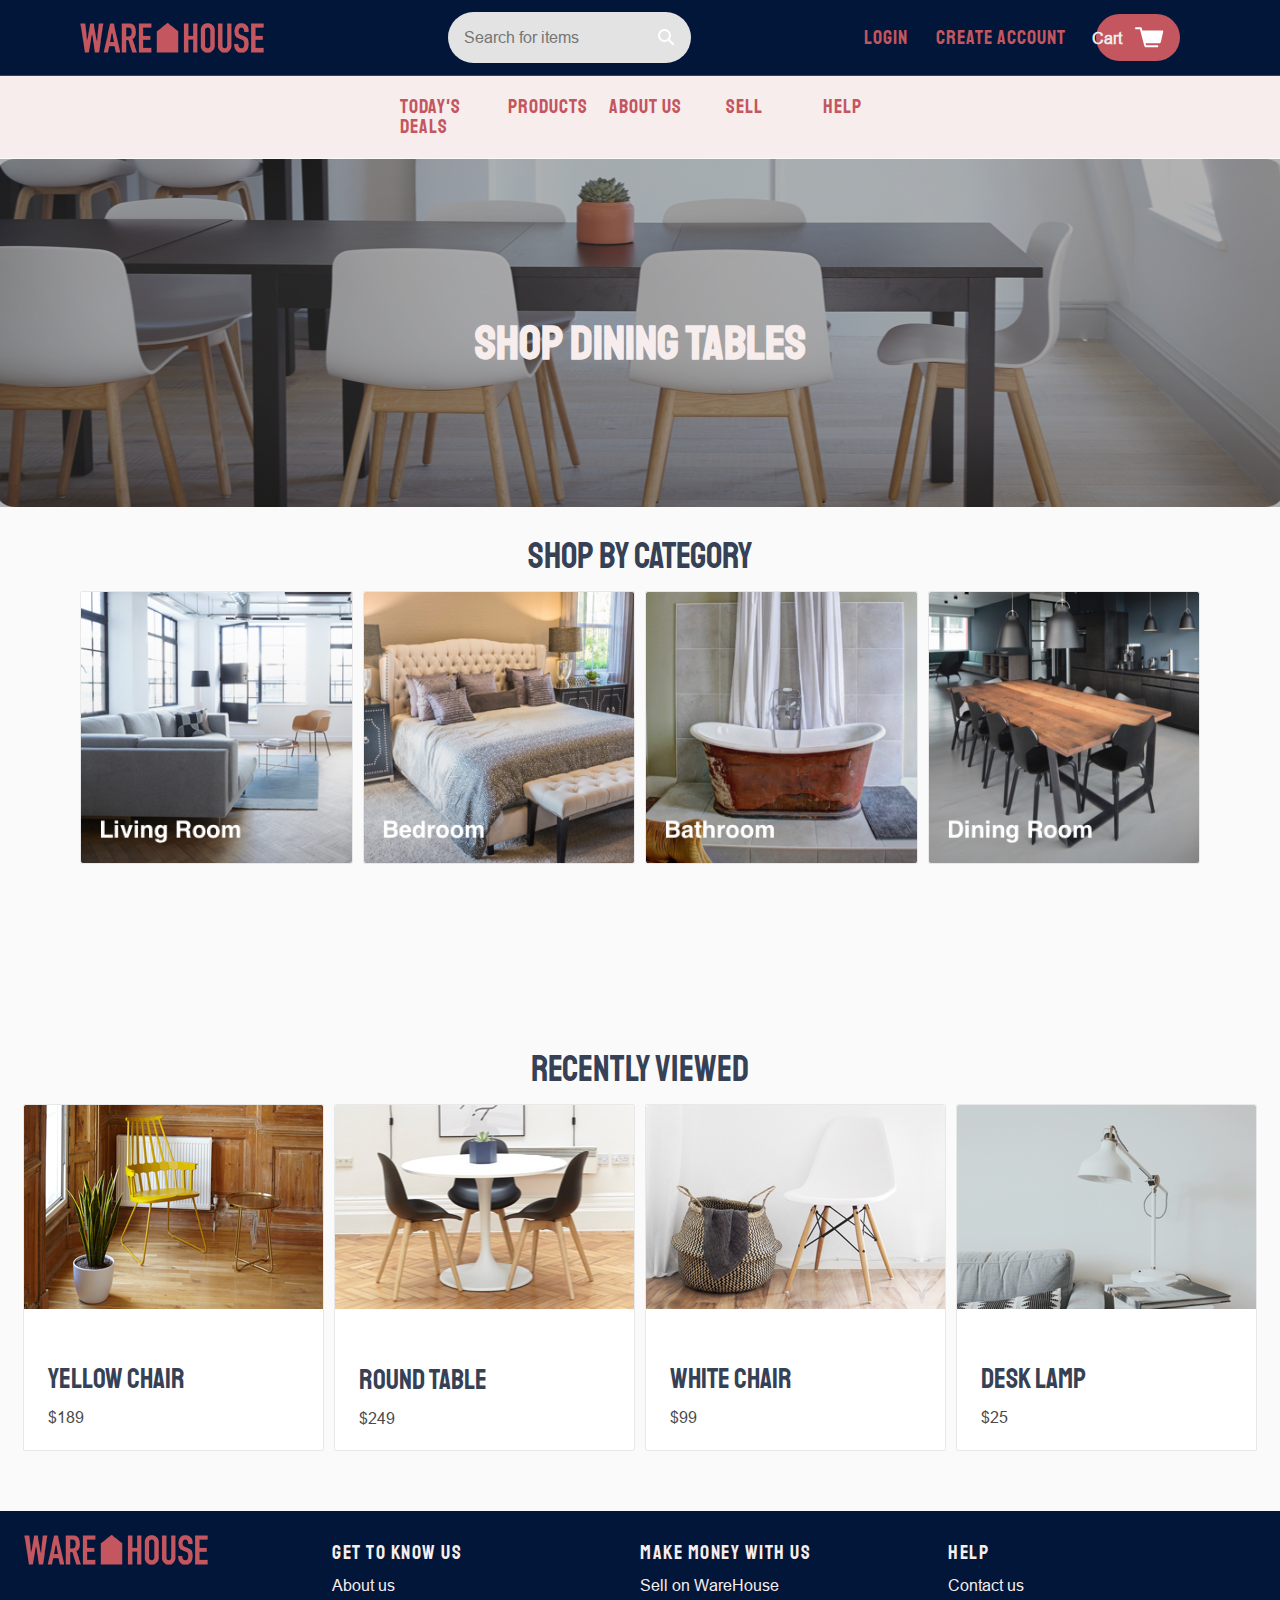
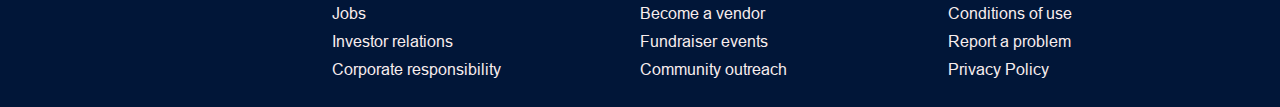
<file: ware-house-starting-code/ware-house-starting-code/index.html>
<!DOCTYPE html>
<html>
<head>
  <title>Home | WareHouse</title>
  <link rel="stylesheet" type="text/css" href="resources/css/reset.css">
  <link rel="stylesheet" type="text/css" href="resources/css/base.css">
  <link rel="stylesheet" type="text/css" href="resources/css/index.css">
  <link href="https://fonts.googleapis.com/css?family=PT+Serif:700" rel="stylesheet">
  <link href="https://fonts.googleapis.com/css?family=Staatliches" rel="stylesheet">
</head>
<body>
  <div class="container">

    <!-- Header -->

    <header>
      <div class="image-container">
        <a href="index.html" title="warehouse homepage"><img src="resources/img/warehouse-logo.png" alt="warehouse logo"></a>
      </div>
      <div class="search-bar">
        <input type="text" name="search" placeholder="Search for items">
        <a href="" class="icon" title="search"><img src="resources/img/search.svg"></a>
      </div>
      <div class="login">
        <a href="#">Login</a>
        <a href="#">Create Account</a>
      </div>
      <a href="cart.html" class="button cart" title="add to cart">Cart <img src="resources/img/cart.svg"></a>
    </header>
    <nav>
      <a href="deals.html">Today's Deals</a>
      <a href="products.html">Products</a>
      <a href="about.html">About Us</a>
      <a href="sell.html">Sell</a>
      <a href="#">Help</a>
    </nav>

    <!-- Hero Section -->

    <main id="main" class="landing">
      <section class="hero">
        <div class="layer">
        <h1><a href="tables.html">Shop Dining Tables</a></h1>
      </div>
    </section>

    <!-- Products Preview Section -->

      <section class="products">

        <!-- Product Categories -->

        <h2>Shop by category</h2>
        <div class="product-list categories">
          <a href="living.html" class="product-category">
            <div class="image-container">
              <img src="resources/img/home/living-room.jpg" alt="living room">
            </div>

          </a>
          <a href="#" class="product-category">
            <div class="image-container">
              <img src="resources/img/home/bedroom.jpg" alt="bedroom">
            </div>

          </a>
          <a href="#" class="product-category">
            <div class="image-container">
              <img src="resources/img/home/bathroom.jpg" alt="bathroom">
            </div>

          </a>
          <a href="#" class="product-category">
            <div class="image-container">
              <img src="resources/img/home/dining-room.jpg" alt="dining room">
            </div>
          </a>

        </section>

        <!-- Recently Viewed Products -->
        <section role="recently viewed">
        <h2>Recently Viewed</h2>
        <div class="product-list">
          <a href="#" class="product-item">
            <div class="image-container">
              <img src="resources/img/home/yellow-chair.jpg" alt="yellow chair">
            </div>
            <div class="description">
              <h3>Yellow Chair</h3>
              <span class="price">$189</span>
            </div>
          </a>
          <a href="#" class="product-item">
            <div class="image-container">
              <img src="resources/img/home/round-table.jpg" alt="round table">
            </div>
            <div class="description">
              <h3>Round Table</h3>
              <span class="price">$249</span>
            </div>
          </a>
          <a href="#" class="product-item">
            <div class="image-container">
              <img src="resources/img/home/white-chair.jpg" alt="white chair">
            </div>
            <div class="description">
              <h3>White Chair</h3>
              <span class="price">$99</span>
            </div>
          </a>
          <a href="#" class="product-item">
            <div class="image-container">
              <img src="resources/img/home/desk-lamp.jpg" alt="desk lamp">
            </div>
            <div class="description">
              <h3>Desk Lamp</h3>
              <span class="price">$25</span>
            </div>
          </a>
        </div>
      </section>
    </main>

    <!-- Footer -->

    <footer>
      <div class="links">
        <a href="index.html" title="Warehouse homepage">
        <img src="resources/img/warehouse-logo.png" alt="warehouse logo"></a>
      </div>
      <div class="links">
        <h4>Get to know us</h4>
        <a href="#">About us</a>
        <a href="jobs.html">Jobs</a>
        <a href="#">Investor relations</a>
        <a href="#">Corporate responsibility</a>
      </div>
      <div class="links">
        <h4>Make money with us</h4>
        <a href="sell.html">Sell on WareHouse</a>
        <a href="#">Become a vendor</a>
        <a href="#">Fundraiser events</a>
        <a href="#">Community outreach</a>
      </div>
      <div class="links">
        <h4>Help</h4>
        <a href="#">Contact us</a>
        <a href="#">Conditions of use</a>
        <a href="#">Report a problem</a>
        <a href="#">Privacy Policy</a>
      </div>
    </footer>
  </div>
</body>
</html>
</file>
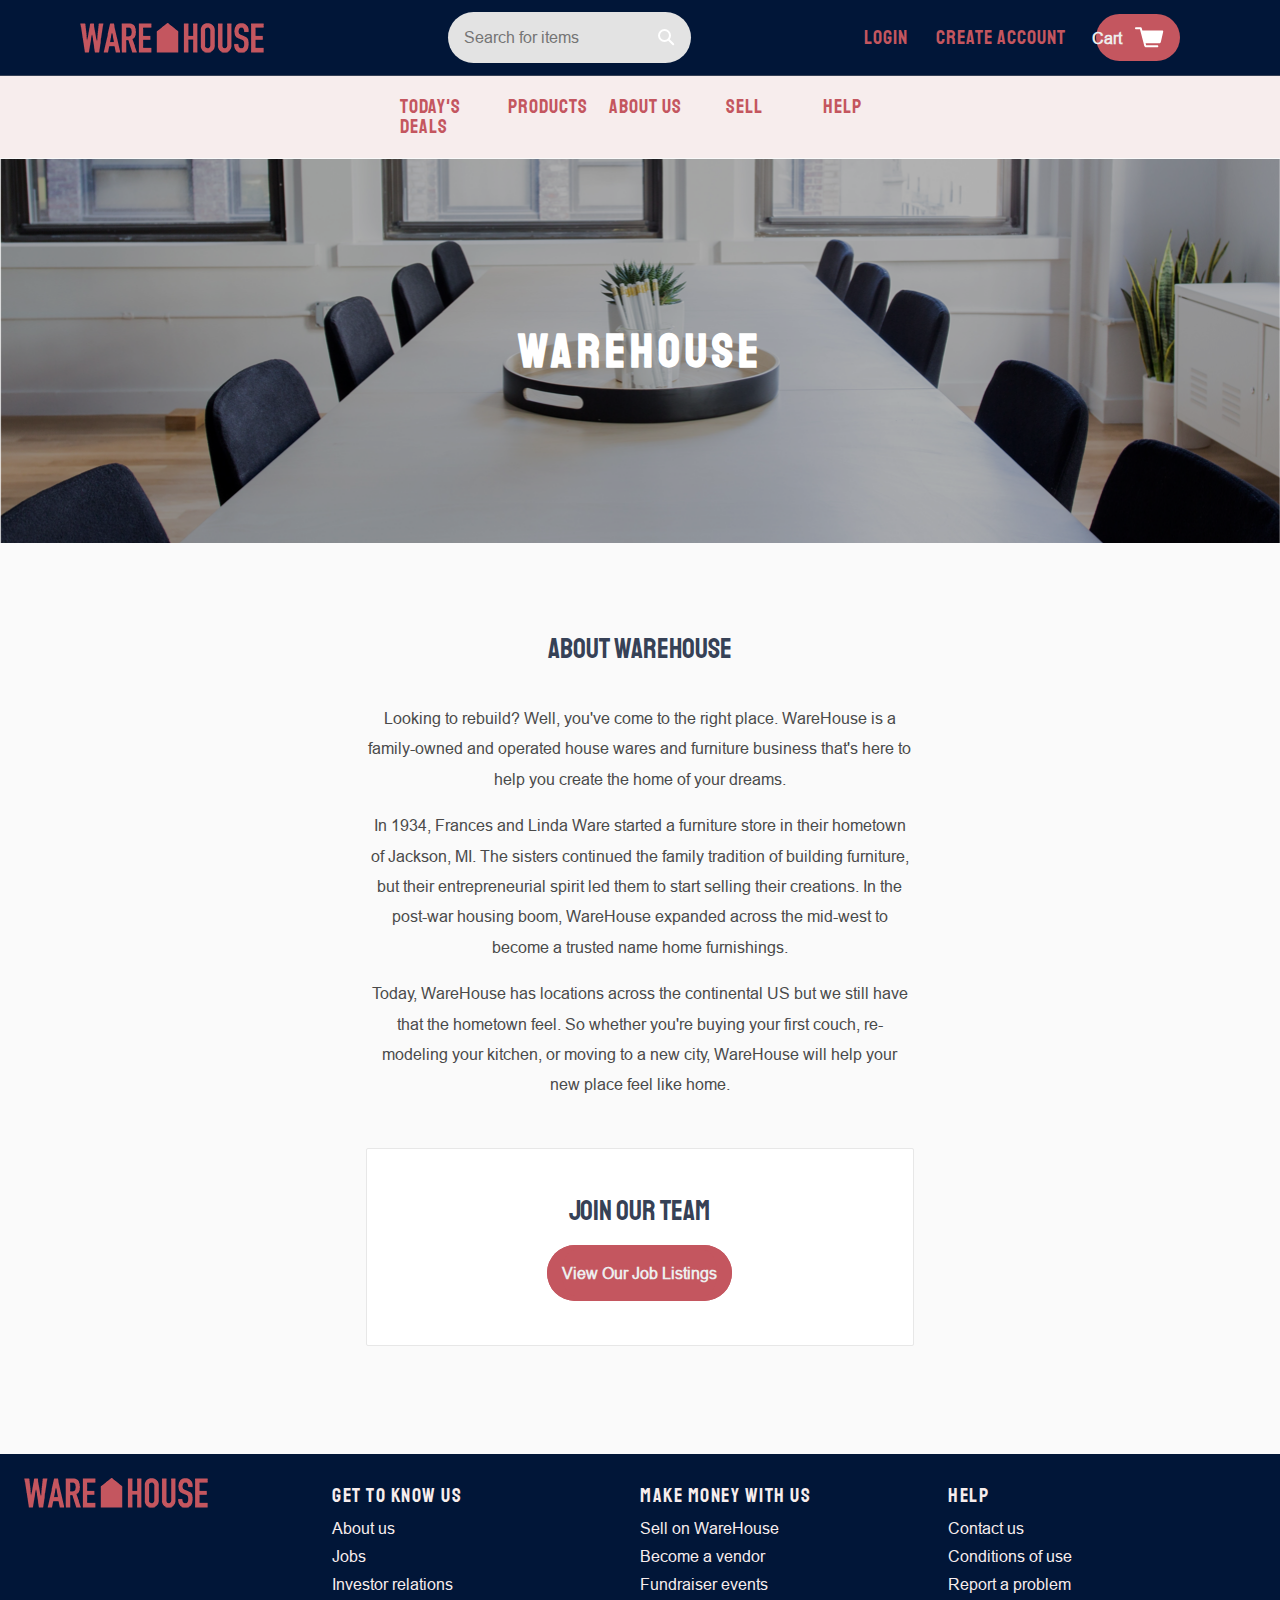
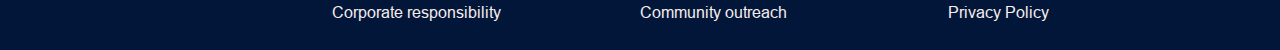
<file: ware-house-starting-code/ware-house-starting-code/about.html>
<!DOCTYPE html>
<html>
<head>
  <title>About Us | WareHouse</title>
  <link rel="stylesheet" type="text/css" href="resources/css/reset.css">
  <link rel="stylesheet" type="text/css" href="resources/css/base.css">
  <link rel="stylesheet" type="text/css" href="resources/css/about.css">
  <link href="https://fonts.googleapis.com/css?family=PT+Serif:700" rel="stylesheet">
  <link href="https://fonts.googleapis.com/css?family=Staatliches" rel="stylesheet">
</head>
<body>
  <div class="container">

    <!-- Header -->

    <header>
      <div class="image-container">
        <a href="index.html" title="warehouse homepage"><img src="resources/img/warehouse-logo.png" alt="warehouse logo"></a>
      </div>
      <div class="search-bar">
        <input type="text" name="search" placeholder="Search for items">
        <a href="" class="icon" title="search"><img src="resources/img/search.svg"></a>
      </div>
      <div class="login">
        <a href="#">Login</a>
        <a href="#">Create Account</a>
      </div>
      <a href="cart.html" class="button cart" title="add to cart">Cart <img src="resources/img/cart.svg"></a>
    </header>
    <nav>
      <a href="deals.html">Today's Deals</a>
      <a href="products.html">Products</a>
      <a href="about.html">About Us</a>
      <a href="sell.html">Sell</a>
      <a href="#">Help</a>
    </nav>

    <!-- About Section -->

    <main id="main" class="about">
      <h1>WAREHOUSE</h1>
      <section class="information">
        <h3>About WareHouse</h3>
        <p>
          Looking to rebuild? Well, you've come to the right place. WareHouse
          is a family-owned and operated house wares and furniture business
          that's here to help you create the home of your dreams.
        </p>
        <p>
          In 1934, Frances and Linda Ware started a furniture store in their
          hometown of Jackson, MI. The sisters continued the family tradition
          of building furniture, but their entrepreneurial spirit led them to
          start selling their creations. In the post-war housing boom, WareHouse
          expanded across the mid-west to become a trusted name home furnishings.
        </p>
          <p>
          Today, WareHouse has locations across the continental US but we still
          have that the hometown feel. So whether you're buying your first couch,
          re-modeling your kitchen, or moving to a new city, WareHouse will help your new place feel like home.
        </p>
        <section class="join">
          <h3>Join Our Team</h3>
          <a href="jobs.html" class="button" alt="view our job listings">View Our Job Listings</a>
        </section>
      </section>
    </main>

    <!-- Footer -->

    <footer>
      <div class="links">
        <a href="index.html" title="Warehouse homepage">
        <img src="resources/img/warehouse-logo.png" alt="warehouse logo"></a>
      </div>
      <div class="links">
        <h4>Get to know us</h4>
        <a href="about.html">About us</a>
        <a href="jobs.html">Jobs</a>
        <a href="#">Investor relations</a>
        <a href="#">Corporate responsibility</a>
      </div>
      <div class="links">
        <h4>Make money with us</h4>
        <a href="sell.html">Sell on WareHouse</a>
        <a href="#">Become a vendor</a>
        <a href="#">Fundraiser events</a>
        <a href="#">Community outreach</a>
      </div>
      <div class="links">
        <h4>Help</h4>
        <a href="#">Contact us</a>
        <a href="#">Conditions of use</a>
        <a href="#">Report a problem</a>
        <a href="#">Privacy Policy</a>
      </div>
    </footer>
  </div>
</body>
</html>
</file>
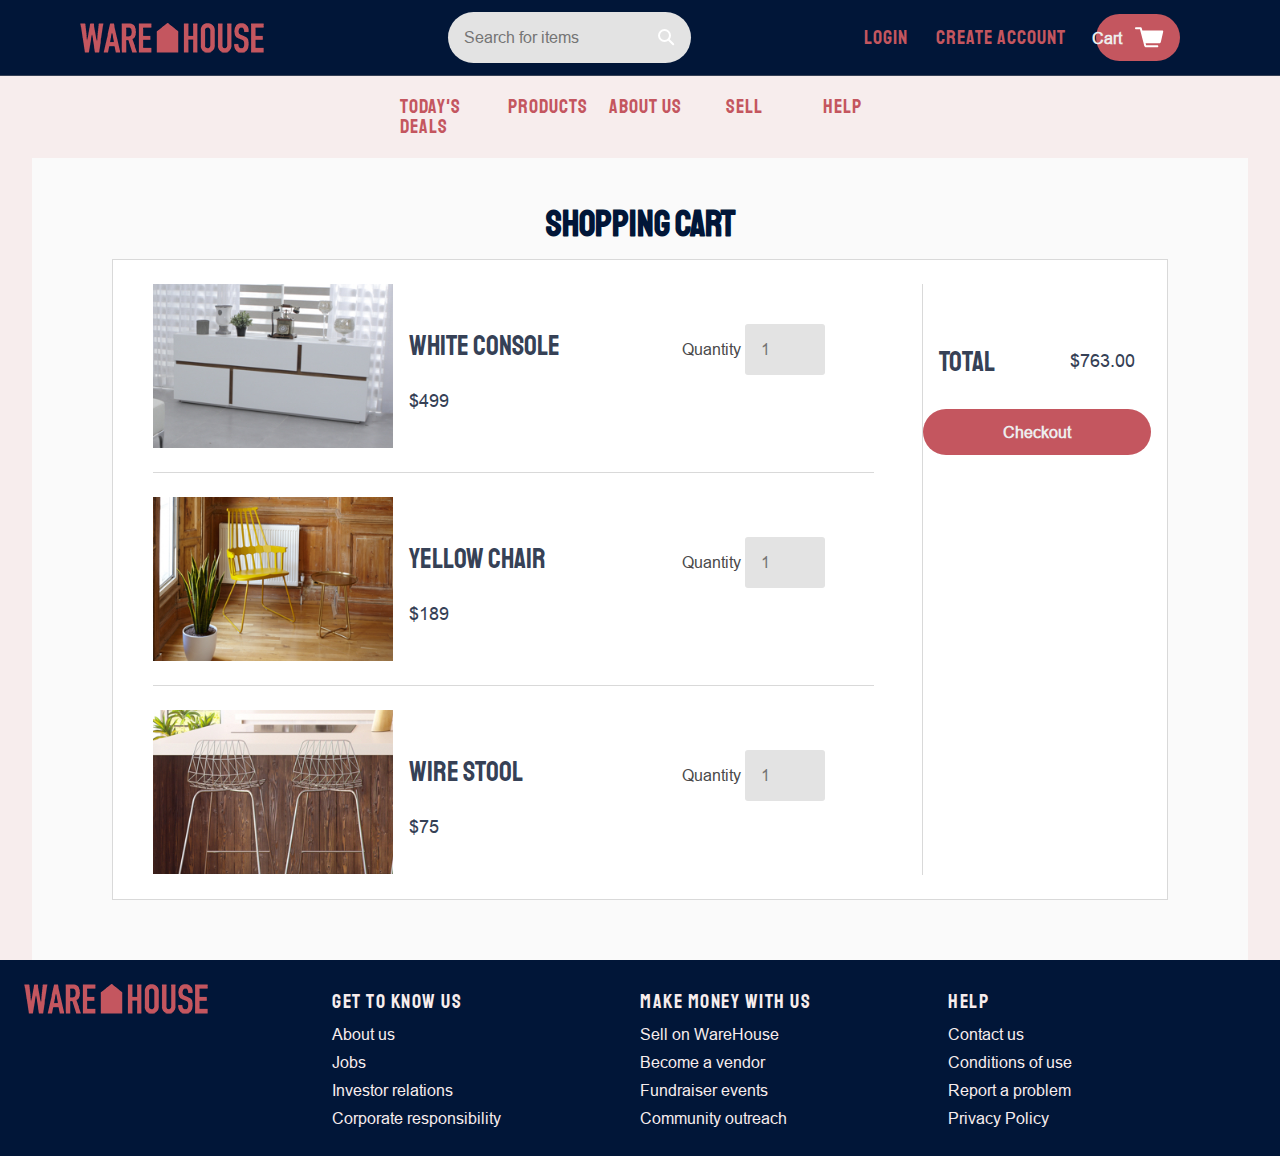
<file: ware-house-starting-code/ware-house-starting-code/cart.html>
<!DOCTYPE html>
<html>
<head>
  <title>My Cart | WareHouse</title>
  <link rel="stylesheet" type="text/css" href="resources/css/reset.css">
  <link rel="stylesheet" type="text/css" href="resources/css/base.css">
  <link rel="stylesheet" type="text/css" href="resources/css/cart.css">
  <link href="https://fonts.googleapis.com/css?family=PT+Serif:700" rel="stylesheet">
  <link href="https://fonts.googleapis.com/css?family=Staatliches" rel="stylesheet">
</head>
<body>
  <div class="container">

    <!-- Header -->

    <header>
      <div class="image-container">
        <a href="index.html" title="warehouse logo"><img src="resources/img/warehouse-logo.png" alt="warehouse logo"></a>
      </div>
      <div class="search-bar">
        <input type="text" name="search" placeholder="Search for items">
        <a href="" class="icon" title="search"><img src="resources/img/search.svg"></a>
      </div>
      <div class="login">
        <a href="#">Login</a>
        <a href="#">Create Account</a>
      </div>
      <a href="cart.html" class="button cart" title="add to cart">Cart <img src="resources/img/cart.svg"></a>
    </header>
    <nav>
      <a href="deals.html">Today's Deals</a>
      <a href="products.html">Products</a>
      <a href="about.html">About Us</a>
      <a href="sell.html">Sell</a>
      <a href="#">Help</a>
    </nav>

    <!-- Cart -->

    <main id="main" class="product-list-section">
      <h1>Shopping Cart</h1>

    <section class="shopping-cart">

        <div class="row">
          <div class="image-container">
            <img src="resources/img/cart/white-console.jpg" alt="white console">
          </div>

          <div class="description">
            <h3>White Console</h3>
            <br>
            <span class="price">$499</span>
          </div>

          <div class="quantity">
            Quantity <input type="number" name="Quantity" placeholder="1">
          </div>
        </div>

        <div class="row">
          <div class="image-container">
            <img src="resources/img/cart/yellow-chair.jpg" alt="yellow chair">
          </div>

          <div class="description">
            <h3>Yellow Chair</h3>
            <br>
            <span class="price">$189</span>
          </div>

          <div class="quantity">
            Quantity <input type="number" name="Quantity" placeholder="1">
          </div>
        </div>

        <div class="row" id="no-border">
          <div class="image-container">
            <img src="resources/img/cart/wire-stool.jpg" alt="wire stool">
          </div>

          <div class="description">
            <h3>Wire Stool</h3>
            <br>
            <span class="price">$75</span>
          </div>

            <div class="quantity">
            Quantity <input type="number" name="Quantity" placeholder="1">
          </div>
        </div>

      <div class="total">
        <div class="description">
          <h3>Total</h3>
          <span class="price">$763.00</span>
        </div>
        <a href="" class="button" alt="checkout">Checkout</a>
      </div>
  </section>
</main>

    <!-- Footer -->

    <footer>
      <div class="links">
        <a href="index.html" title="Warehouse homepage">
        <img src="resources/img/warehouse-logo.png" alt="warehouse logo"></a>
      </div>
      <div class="links">
        <h4>Get to know us</h4>
        <a href="#">About us</a>
        <a href="jobs.html">Jobs</a>
        <a href="#">Investor relations</a>
        <a href="#">Corporate responsibility</a>
      </div>
      <div class="links">
        <h4>Make money with us</h4>
        <a href="sell.html">Sell on WareHouse</a>
        <a href="#">Become a vendor</a>
        <a href="#">Fundraiser events</a>
        <a href="#">Community outreach</a>
      </div>
      <div class="links">
        <h4>Help</h4>
        <a href="#">Contact us</a>
        <a href="#">Conditions of use</a>
        <a href="#">Report a problem</a>
        <a href="#">Privacy Policy</a>
      </div>
    </footer>
  </div>
</body>
</html>
</file>
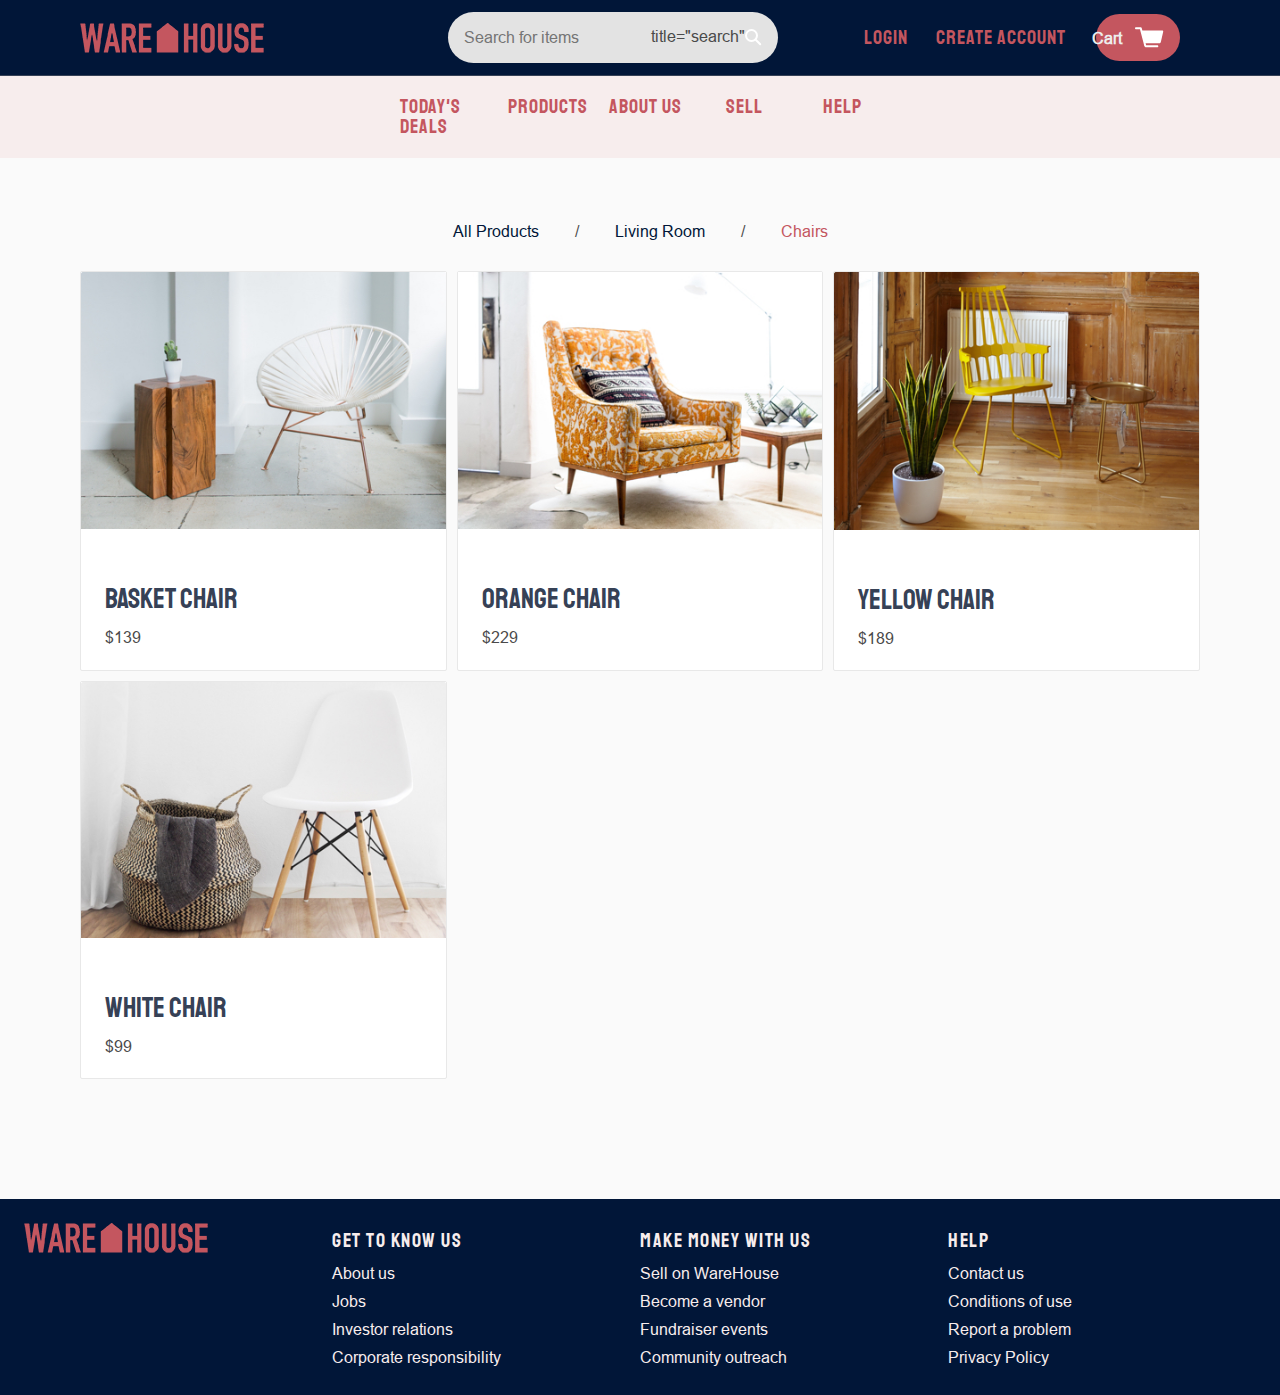
<file: ware-house-starting-code/ware-house-starting-code/chairs.html>
<!DOCTYPE html>
<html>
<head>
  <title>Chairs | WareHouse</title>
  <link rel="stylesheet" type="text/css" href="resources/css/reset.css">
  <link rel="stylesheet" type="text/css" href="resources/css/base.css">
  <link href="https://fonts.googleapis.com/css?family=PT+Serif:700" rel="stylesheet">
  <link href="https://fonts.googleapis.com/css?family=Staatliches" rel="stylesheet"></head>
<body>
  <div class="container">

    <!-- Header -->

    <header>
      <div class="image-container">
        <a href="index.html" title="warehouse homepage"><img src="resources/img/warehouse-logo.png" alt="warehouse logo"></a>
      </div>
      <div class="search-bar">
        <input type="text" name="search" placeholder="Search for items">
        <a href="" class="icon"> title="search"<img src="resources/img/search.svg"></a>
      </div>
      <div class="login">
        <a href="#">Login</a>
        <a href="#">Create Account</a>
      </div>
      <a href="cart.html" class="button cart" title="add to cart">Cart <img src="resources/img/cart.svg"></a>
    </header>
    <nav>
      <a href="deals.html">Today's Deals</a>
      <a href="products.html">Products</a>
      <a href="about.html">About Us</a>
      <a href="sell.html">Sell</a>
      <a href="#">Help</a>
    </nav>

    <!-- Chairs Section -->

    <main id="main" class="product-list-section">
      <ul class="breadcrumb">
        <li><a href="products.html">All Products</a></li>
        <li><a href="living.html">Living Room</a></li>
        <li>Chairs</li>
      </ul>

      <section class="product-list">


        <a href="#" class="product-item">
          <div class="image-container">
            <img src="resources/img/chairs/basket-chair.jpg" alt="basket chair">
          </div>
          <div class="description">
            <h3>Basket Chair</h3>
            <span class="price">$139</span>
          </div>
        </a>

        <a href="#" class="product-item">
          <div class="image-container">
            <img src="resources/img/chairs/orange-chair.jpg" alt="orange chair">
          </div>
          <div class="description">
            <h3>Orange Chair</h3>
            <span class="price">$229</span>
          </div>
        </a>

        <a href="#" class="product-item">
          <div class="image-container">
            <img src="resources/img/chairs/yellow-chair.jpg" alt="yellow chair">
          </div>
          <div class="description">
            <h3>Yellow Chair</h3>
            <span class="price">$189</span>
          </div>
        </a>

        <a href="#" class="product-item">
          <div class="image-container">
            <img src="resources/img/chairs/white-chair.jpg" alt="white chair" title="white chair">
          </div>
          <div class="description">
            <h3>White Chair</h3>
            <span class="price">$99</span>
          </div>
        </a>
      </section>
    </main>

    <!-- Footer -->

    <footer>
      <div class="links">
        <a href="index.html" title="Warehouse homepage">
        <img src="resources/img/warehouse-logo.png" alt="warehouse logo"></a>
      </div>
      <div class="links">
        <h4>Get to know us</h4>
        <a href="#">About us</a>
        <a href="jobs.html">Jobs</a>
        <a href="#">Investor relations</a>
        <a href="#">Corporate responsibility</a>
      </div>
      <div class="links">
        <h4>Make money with us</h4>
        <a href="sell.html">Sell on WareHouse</a>
        <a href="#">Become a vendor</a>
        <a href="#">Fundraiser events</a>
        <a href="#">Community outreach</a>
      </div>
      <div class="links">
        <h4>Help</h4>
        <a href="#">Contact us</a>
        <a href="#">Conditions of use</a>
        <a href="#">Report a problem</a>
        <a href="#">Privacy Policy</a>
      </div>
    </footer>
  </div>
</body>
</html>
</file>
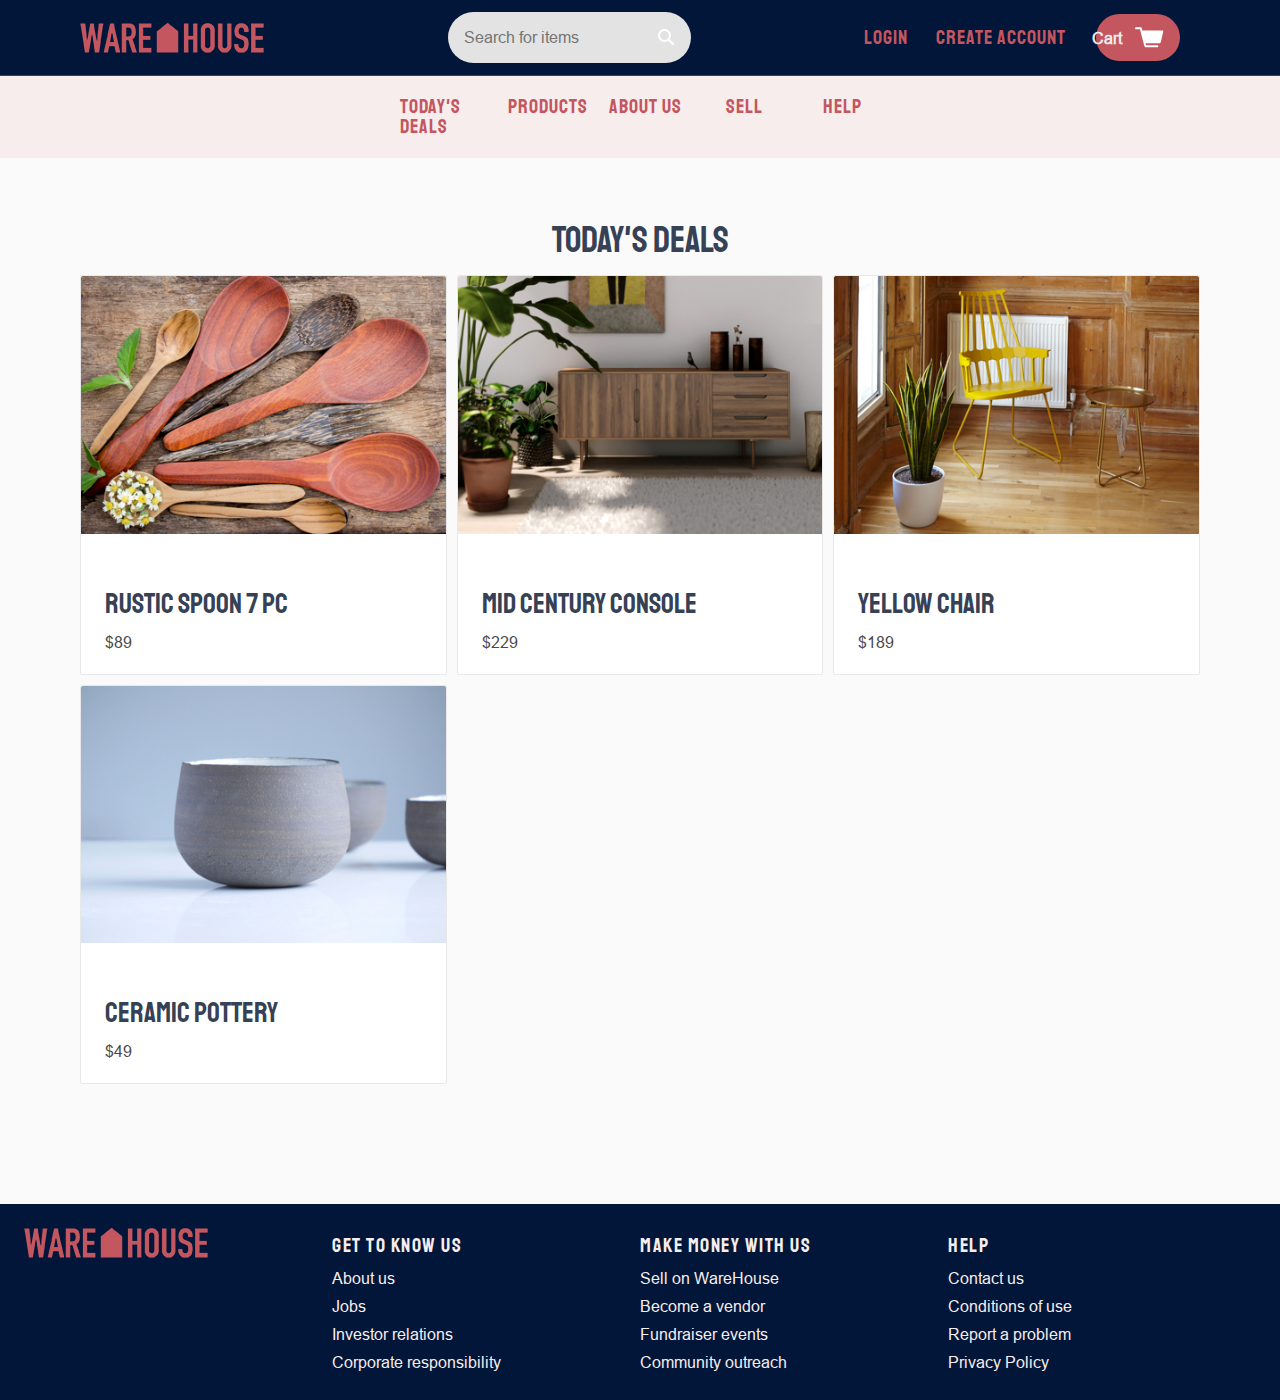
<file: ware-house-starting-code/ware-house-starting-code/deals.html>
<!DOCTYPE html>
<html>
<head>
  <title>Today's Deals | WareHouse</title>
  <link rel="stylesheet" type="text/css" href="resources/css/reset.css">
  <link rel="stylesheet" type="text/css" href="resources/css/base.css">
  <link href="https://fonts.googleapis.com/css?family=PT+Serif:700" rel="stylesheet">
  <link href="https://fonts.googleapis.com/css?family=Staatliches" rel="stylesheet"></head>
<body>
  <div class="container">

    <!-- Header -->

    <header>
      <div class="image-container">
        <a href="index.html" title="warehouse homepage"><img src="resources/img/warehouse-logo.png" alt="warehouse logo"></a>
      </div>
      <div class="search-bar">
        <input type="text" name="search" placeholder="Search for items">
        <a href="" class="icon" title="search"><img src="resources/img/search.svg"></a>
      </div>
      <div class="login">
        <a href="#">Login</a>
        <a href="#">Create Account</a>
      </div>
      <a href="cart.html" class="button cart" title="add to cart">Cart <img src="resources/img/cart.svg"></a>
    </header>
    <nav>
      <a href="deals.html">Today's Deals</a>
      <a href="products.html">Products</a>
      <a href="about.html">About Us</a>
      <a href="sell.html">Sell</a>
      <a href="#">Help</a>
    </nav>

    <!-- Deals Section -->

    <main id="main" class="product-list-section">
      <h2>Today's Deals</h2>

      <section class="product-list">
        <a href="#" class="product-item">
          <div class="image-container">
            <img src="resources/img/deals/wooden-spoons.jpg" alt="wooden spoons">
          </div>
          <div class="description">
            <h3>Rustic Spoon 7 pc</h3>
            <span class="price">$89</span>
          </div>
        </a>

        <a href="#" class="product-item">
          <div class="image-container">
            <img src="resources/img/deals/midcen-console.jpg" alt="teak mid century console">
          </div>
          <div class="description">
            <h3>Mid Century Console</h3>
            <span class="price">$229</span>
          </div>
        </a>

        <a href="#" class="product-item">
          <div class="image-container">
            <img src="resources/img/chairs/yellow-chair.jpg" alt="yellow chair">
          </div>
          <div class="description">
            <h3>Yellow Chair</h3>
            <span class="price">$189</span>
          </div>
        </a>

        <a href="#" class="product-item">
          <div class="image-container">
            <img src="resources/img/deals/pottery.jpg" alt="gray ceramic pottery">
          </div>
          <div class="description">
            <h3>Ceramic Pottery</h3>
            <span class="price">$49</span>
          </div>
        </a>

      </section>
    </main>

    <!-- Footer -->

    <footer>
      <div class="links">
        <a href="index.html" title="Warehouse homepage">
        <img src="resources/img/warehouse-logo.png" alt="warehouse logo"></a>
      </div>
      <div class="links">
        <h4>Get to know us</h4>
        <a href="#">About us</a>
        <a href="jobs.html">Jobs</a>
        <a href="#">Investor relations</a>
        <a href="#">Corporate responsibility</a>
      </div>
      <div class="links">
        <h4>Make money with us</h4>
        <a href="sell.html">Sell on WareHouse</a>
        <a href="#">Become a vendor</a>
        <a href="#">Fundraiser events</a>
        <a href="#">Community outreach</a>
      </div>
      <div class="links">
        <h4>Help</h4>
        <a href="#">Contact us</a>
        <a href="#">Conditions of use</a>
        <a href="#">Report a problem</a>
        <a href="#">Privacy Policy</a>
      </div>
    </footer>
  </div>
</body>
</html>
</file>
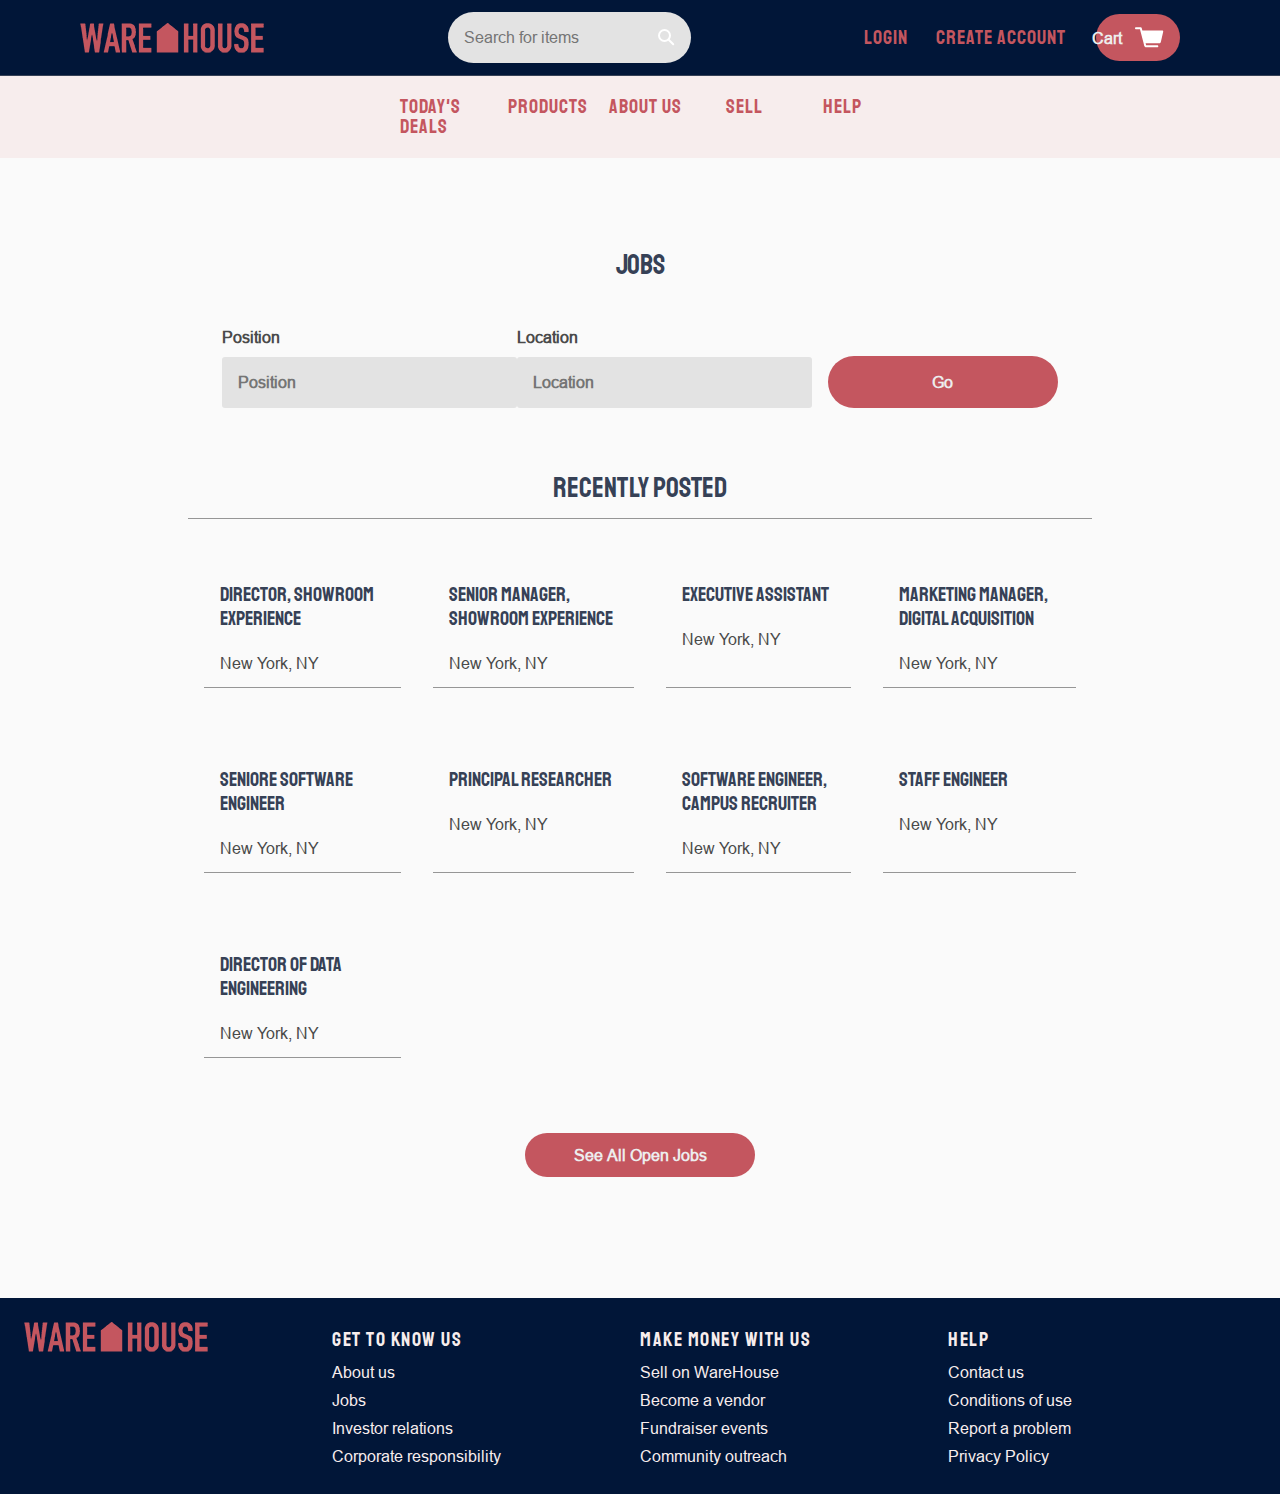
<file: ware-house-starting-code/ware-house-starting-code/jobs.html>
<!DOCTYPE html>
<html>
<head>
  <title>Jobs | WareHouse</title>
  <link rel="stylesheet" type="text/css" href="resources/css/reset.css">
  <link rel="stylesheet" type="text/css" href="resources/css/base.css">
  <link rel="stylesheet" type="text/css" href="resources/css/jobs.css">
  <link href="https://fonts.googleapis.com/css?family=PT+Serif:700" rel="stylesheet">
  <link href="https://fonts.googleapis.com/css?family=Staatliches" rel="stylesheet">
</head>
<body>
  <div class="container">

    <!-- Header -->

    <header>
      <div class="image-container">
        <a href="index.html" title="warehouse homepage"><img src="resources/img/warehouse-logo.png" alt="warehouse logo"></a>
      </div>
      <div class="search-bar">
        <input type="text" name="search" placeholder="Search for items">
        <a href="" class="icon" title="search"><img src="resources/img/search.svg"></a>
      </div>
      <div class="login">
        <a href="#">Login</a>
        <a href="#">Create Account</a>
      </div>
      <a href="cart.html" class="button cart" title="add to cart">Cart <img src="resources/img/cart.svg"></a>
    </header>
    <nav>
      <a href="deals.html">Today's Deals</a>
      <a href="products.html">Products</a>
      <a href="about.html">About Us</a>
      <a href="sell.html">Sell</a>
      <a href="#">Help</a>
    </nav>

    <!-- Job List Section -->

    <main id="main" class="jobs">
      <h3>Jobs</h3>

      <!-- Job Search Bar -->

      <form>
        <div id="name" class="field">
          <label for="name">Position</label>
          <input type="text" name="name" placeholder="Position">
        </div>
        <div id="name" class="field">
          <label for="name">Location</label>
          <input type="text" name="name" placeholder="Location">
        </div>
        <a href="#" class="button" title="find jobs">Go</a>
      </form>

      <!-- Recently Posted Job List -->

      <h3>Recently Posted</h3>
      <div class="job-list">
        <div class="job">
          <a href="#"><h4>Director, Showroom Experience</h4></a>
          <span>New York, NY</span>
        </div>
        <div class="job">
          <a href="#"><h4>Senior Manager, Showroom Experience</h4></a>
          <span>New York, NY</span>
        </div>
        <div class="job">
          <a href="#"><h4>Executive Assistant</h4></a>
          <span>New York, NY</span>
        </div>
        <div class="job">
          <a href="#"><h4>Marketing Manager, Digital Acquisition</h4></a>
          <span>New York, NY</span>
        </div>
        <div class="job">
          <a href="#"><h4>Seniore Software Engineer</h4></a>
          <span>New York, NY</span>
        </div>
        <div class="job">
          <a href="#"><h4>Principal Researcher</h4></a>
          <span>New York, NY</span>
        </div>
        <div class="job">
          <a href="#"><h4>Software Engineer, Campus Recruiter</h4></a>
          <span>New York, NY</span>
        </div>
        <div class="job">
          <a href="#"><h4>Staff Engineer</h4></a>
          <span>New York, NY</span>
        </div>
        <div class="job">
          <a href="#"><h4>Director of Data Engineering</h4></a>
          <span>New York, NY</span>
        </div>
      </div>
      <a href="#" class="button" id="see-all-jobs">See All Open Jobs</a>
    </div>

    <!-- Footer -->

    <footer>
      <div class="links">
        <a href="index.html" title="Warehouse homepage">
        <img src="resources/img/warehouse-logo.png" alt="warehouse logo"></a>
      </div>
      <div class="links">
        <h4>Get to know us</h4>
        <a href="#">About us</a>
        <a href="jobs.html">Jobs</a>
        <a href="#">Investor relations</a>
        <a href="#">Corporate responsibility</a>
      </div>
      <div class="links">
        <h4>Make money with us</h4>
        <a href="sell.html">Sell on WareHouse</a>
        <a href="#">Become a vendor</a>
        <a href="#">Fundraiser events</a>
        <a href="#">Community outreach</a>
      </div>
      <div class="links">
        <h4>Help</h4>
        <a href="#">Contact us</a>
        <a href="#">Conditions of use</a>
        <a href="#">Report a problem</a>
        <a href="#">Privacy Policy</a>
      </div>
    </footer>
  </div>
</body>
</html>
</file>
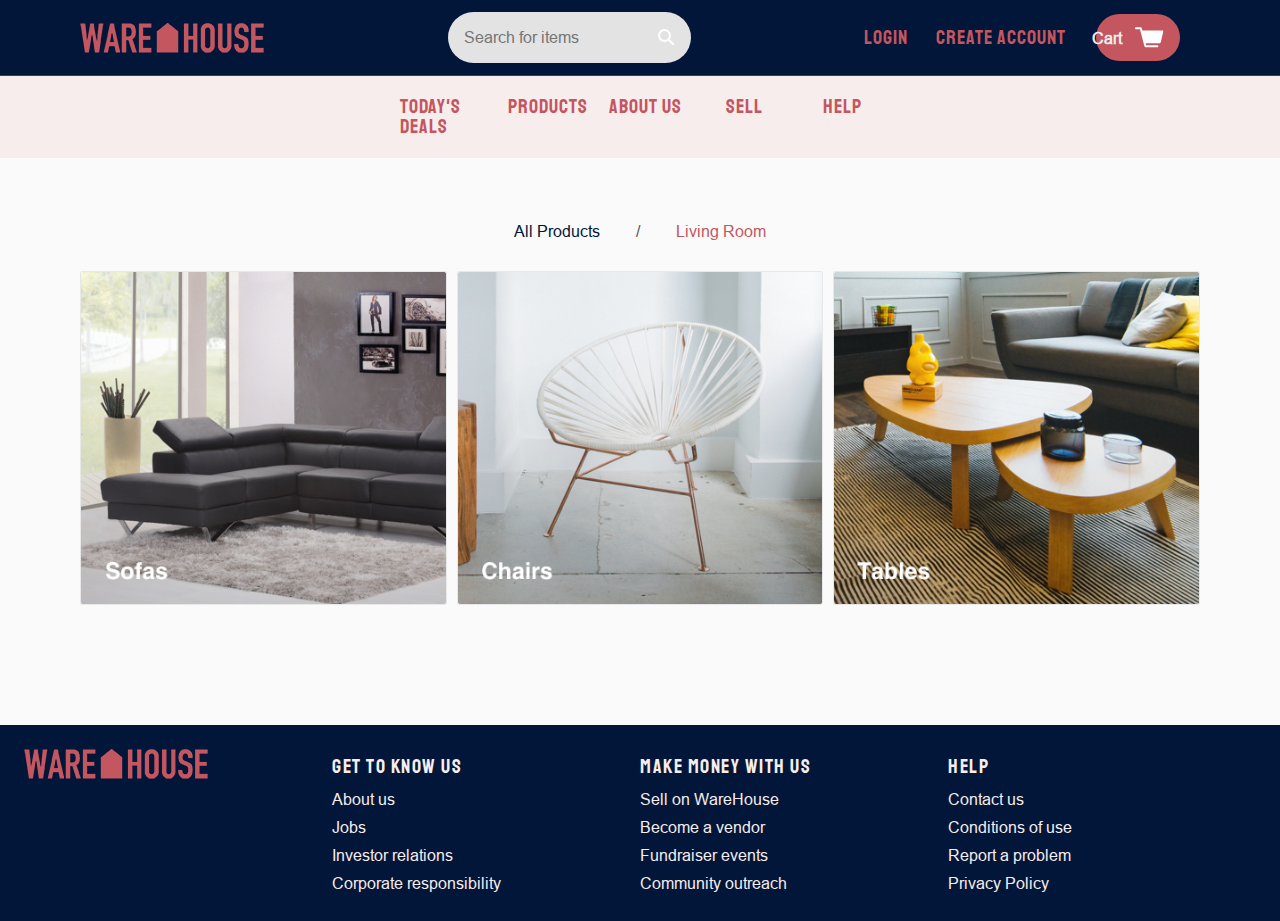
<file: ware-house-starting-code/ware-house-starting-code/living.html>
<!DOCTYPE html>
<html>
<head>
  <title>Living Room Furniture | WareHouse</title>
  <link rel="stylesheet" type="text/css" href="resources/css/reset.css">
  <link rel="stylesheet" type="text/css" href="resources/css/base.css">
  <link href="https://fonts.googleapis.com/css?family=PT+Serif:700" rel="stylesheet">
  <link href="https://fonts.googleapis.com/css?family=Staatliches" rel="stylesheet">
</head>
<body>
  <div class="container">

    <!-- Header -->

    <header>
      <div class="image-container">
        <a href="index.html" title="Warehouse homepage"><img src="resources/img/warehouse-logo.png" alt="warehouse logo"></a>
      </div>
      <div class="search-bar">
        <input type="text" name="search" placeholder="Search for items">
        <a href="" class="icon" title="search"><img src="resources/img/search.svg"></a>
      </div>
      <div class="login">
        <a href="#">Login</a>
        <a href="#">Create Account</a>
      </div>
      <a href="cart.html" class="button cart" title="add to cart">Cart <img src="resources/img/cart.svg"></a>
    </header>
    <nav>
      <a href="deals.html">Today's Deals</a>
      <a href="products.html">Products</a>
      <a href="about.html">About Us</a>
      <a href="sell.html">Sell</a>
      <a href="#">Help</a>
    </nav>

    <!-- Living Room List Section -->

    <main id="main" class="product-list-section">
      <ul class="breadcrumb">
        <li><a href="products.html">All Products</a></li>
        <li>Living Room</li>
      </ul>

      <section class="product-list">
        <a href="sofas.html" class="product-item">
          <div class="image-container">
            <img src="resources/img/living/sofas.jpg" alt="living room sofas" title="living room sofas">
          </div>
        </a>
        <a href="chairs.html" class="product-item">
          <div class="image-container">
            <img src="resources/img/living/chairs.jpg" alt="living room chairs" title="living room chairs">
          </div>
        </a>
        <a href="tables.html" class="product-item">
          <div class="image-container">
            <img src="resources/img/living/tables.jpg" alt="living room tables" title="living room tables">
          </div>
        </a>
      </section>
    </main>

    <!-- Footer -->

    <footer>
      <div class="links">
        <a href="index.html" title="Warehouse homepage">
        <img src="resources/img/warehouse-logo.png" alt="warehouse logo"></a>
      </div>
      <div class="links">
        <h4>Get to know us</h4>
        <a href="#">About us</a>
        <a href="jobs.html">Jobs</a>
        <a href="#">Investor relations</a>
        <a href="#">Corporate responsibility</a>
      </div>
      <div class="links">
        <h4>Make money with us</h4>
        <a href="sell.html">Sell on WareHouse</a>
        <a href="#">Become a vendor</a>
        <a href="#">Fundraiser events</a>
        <a href="#">Community outreach</a>
      </div>
      <div class="links">
        <h4>Help</h4>
        <a href="#">Contact us</a>
        <a href="#">Conditions of use</a>
        <a href="#">Report a problem</a>
        <a href="#">Privacy Policy</a>
      </div>
    </footer>
  </div>
</body>
</html>
</file>
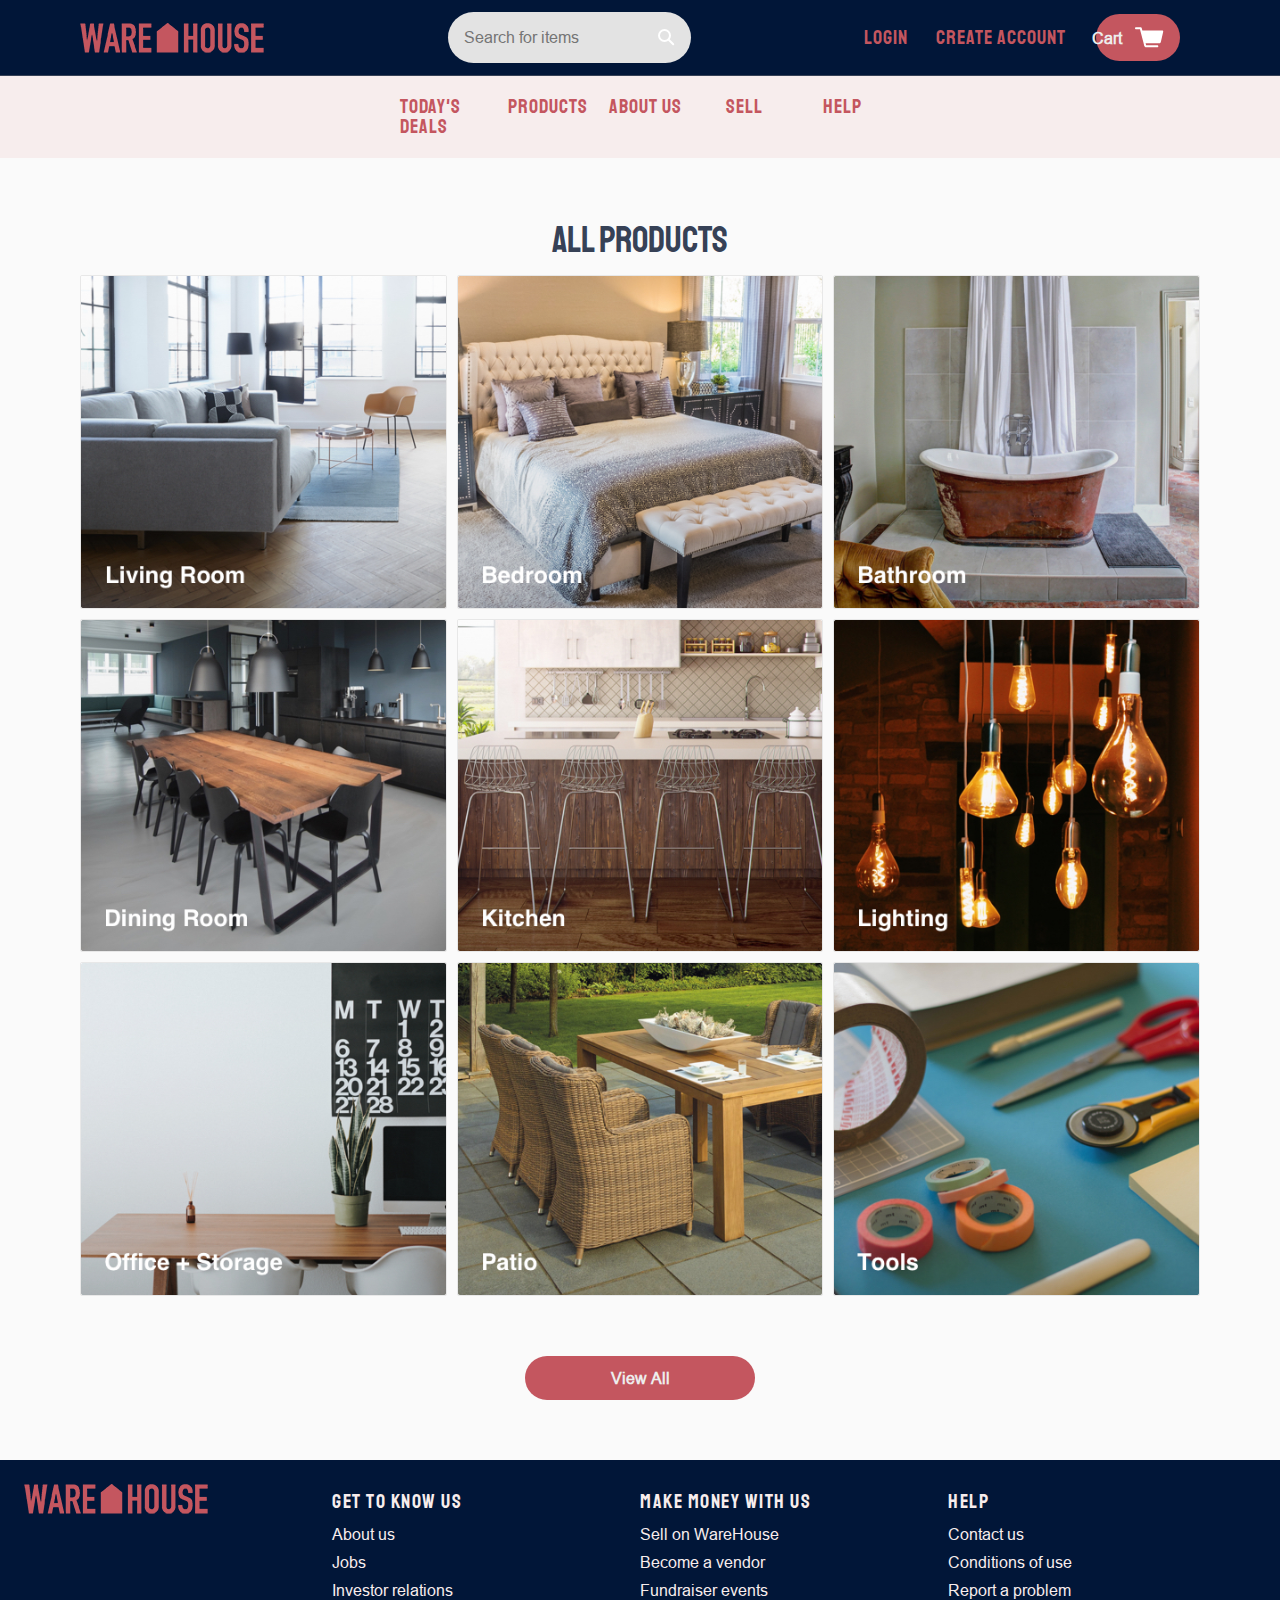
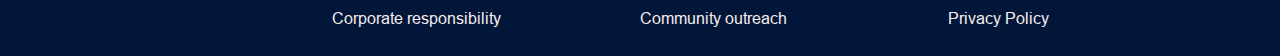
<file: ware-house-starting-code/ware-house-starting-code/products.html>
<!DOCTYPE html>
<html>
<head>
  <title>All Products | WareHouse</title>
  <link rel="stylesheet" type="text/css" href="resources/css/reset.css">
  <link rel="stylesheet" type="text/css" href="resources/css/base.css">
  <link href="https://fonts.googleapis.com/css?family=PT+Serif:700" rel="stylesheet">
  <link href="https://fonts.googleapis.com/css?family=Staatliches" rel="stylesheet">
</head>
<body>
  <div class="container">

    <!-- Header -->

    <header>
      <div class="image-container">
        <a href="index.html" title="warehouse homepage"><img src="resources/img/warehouse-logo.png" alt="warehouse logo"></a>
      </div>
      <div class="search-bar">
        <input type="text" name="search" placeholder="Search for items">
        <a href="" class="icon" title="search"><img src="resources/img/search.svg"></a>
      </div>
      <div class="login">
        <a href="#">Login</a>
        <a href="#">Create Account</a>
      </div>
      <a href="" class="button cart" title="add to cart">Cart <img src="resources/img/cart.svg"></a>
    </header>
    <nav>
      <a href="deals.html">Today's Deals</a>
      <a href="products.html">Products</a>
      <a href="about.html">About Us</a>
      <a href="sell.html">Sell</a>
      <a href="#">Help</a>
    </nav>

    <!-- Products Section -->

    <main id="main" class="product-list-section">
      <h2>All Products</h2>
      <section class="product-list">
        <a href="living.html" class="product-item" title="living room furniture">
          <div class="image-container">
            <img src="resources/img/products/living-room.jpg" alt="living room furniture">
          </div>
          <!-- <div class="description">
            <h3>Living Room</h3>
          </div> -->
        </a>
        <a href="#" class="product-item" title="bedroom furniture">
          <div class="image-container">
            <img src="resources/img/products/bedroom.jpg" alt="bedroom furniture">
          </div>
          <!-- <div class="description">
            <h3>Bedroom</h3>
          </div> -->
        </a>
        <a href="#" class="product-item" title="bathroom fixtures">
          <div class="image-container">
            <img src="resources/img/products/bathroom.jpg" alt="bathroom fixtures">
          </div>
          <!-- <div class="description">
            <h3>Bathroom</h3>
          </div> -->
        </a>
        <a href="#" class="product-item" title="dining room furniture">
          <div class="image-container">
            <img src="resources/img/products/dining-room.jpg" alt="dining room furniture">
          </div>
          <!-- <div class="description">
            <h3>Dining Room</h3>
          </div> -->
        </a>
        <a href="#" class="product-item" title="kitchen fixtures">
          <div class="image-container">
            <img src="resources/img/products/kitchen.jpg" alt="kitchen fixtures">
          </div>
          <!-- <div class="description">
            <h3>Kitchen</h3>
          </div> -->
        </a>
        <a href="#" class="product-item" title="lighting fixtures">
          <div class="image-container">
            <img src="resources/img/products/lighting.jpg" alt="lighting fixtures">
          </div>
          <!-- <div class="description">
            <h3>Lighting</h3>
          </div> -->
        </a>
        <a href="#" class="product-item" title="office furniture">
          <div class="image-container">
            <img src="resources/img/products/office.jpg" alt="office furniture">
          </div>
          <!-- <div class="description">
            <h3>Office + Storage</h3>
          </div> -->
        </a>
        <a href="#" class="product-item" title="patio furniture">
          <div class="image-container">
            <img src="resources/img/products/patio.jpg" alt="patio furniture">
          </div>
          <!-- <div class="description">
            <h3>Patio</h3>
          </div> -->
        </a>
        <a href="#" class="product-item" title="tools">
          <div class="image-container">
            <img src="resources/img/products/tools.jpg" alt="tools">
          </div>
          <!-- <div class="description">
            <h3>Tools</h3>
          </div> -->
        </a>
      </section>
      <a href="#" class="button" title="see all products">View All</a>
    </main>

    <!-- Footer -->

    <footer>
      <div class="links">
        <a href="index.html" title="Warehouse homepage">
        <img src="resources/img/warehouse-logo.png" alt="warehouse logo"></a>
      </div>
      <div class="links">
        <h4>Get to know us</h4>
        <a href="#">About us</a>
        <a href="jobs.html">Jobs</a>
        <a href="#">Investor relations</a>
        <a href="#">Corporate responsibility</a>
      </div>
      <div class="links">
        <h4>Make money with us</h4>
        <a href="sell.html">Sell on WareHouse</a>
        <a href="#">Become a vendor</a>
        <a href="#">Fundraiser events</a>
        <a href="#">Community outreach</a>
      </div>
      <div class="links">
        <h4>Help</h4>
        <a href="#">Contact us</a>
        <a href="#">Conditions of use</a>
        <a href="#">Report a problem</a>
        <a href="#">Privacy Policy</a>
      </div>
    </footer>
  </div>
</body>
</html>
</file>
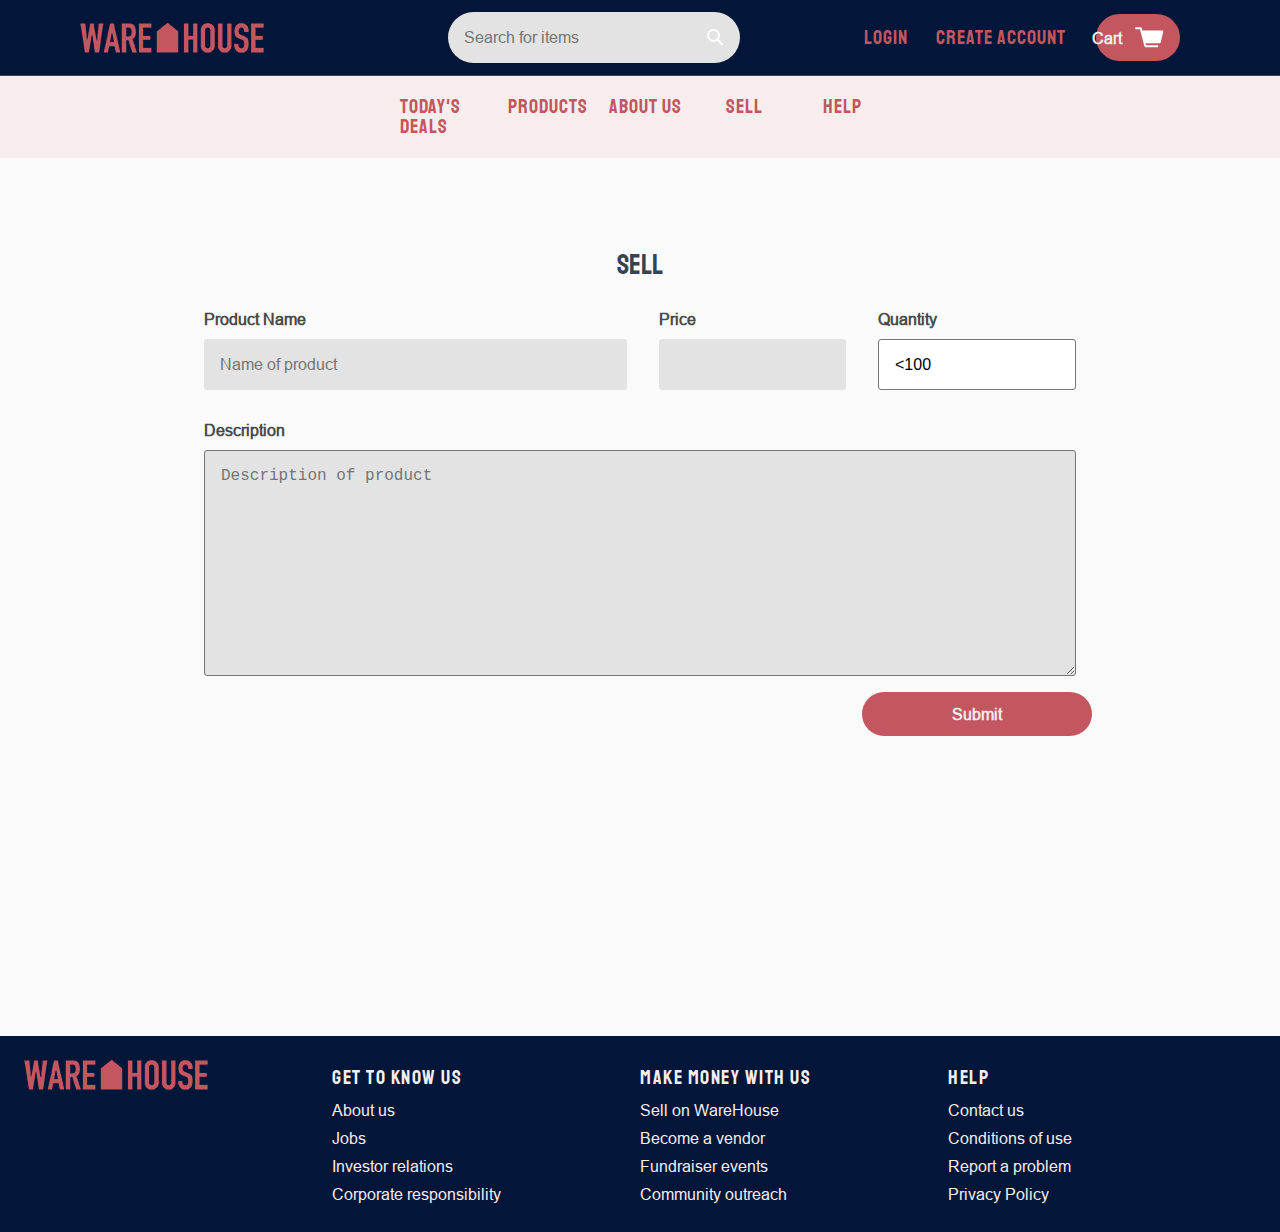
<file: ware-house-starting-code/ware-house-starting-code/sell.html>
<!DOCTYPE html>
<html>
<head>
  <title>Sell Your Furniture | WareHouse</title>
  <link rel="stylesheet" type="text/css" href="resources/css/reset.css">
  <link rel="stylesheet" type="text/css" href="resources/css/base.css">
  <link rel="stylesheet" type="text/css" href="resources/css/sell.css">
  <link href="https://fonts.googleapis.com/css?family=PT+Serif:700" rel="stylesheet">
  <link href="https://fonts.googleapis.com/css?family=Staatliches" rel="stylesheet">
</head>
<body>
  <div class="container">

    <!-- Header -->

    <header>
      <div class="image-container">
        <a href="index.html" title="warehouse homepage"><img src="resources/img/warehouse-logo.png" alt="warehouse logo"></a>
      </div>
      <div class="search-bar">
        <input type="text" name="search" placeholder="Search for items">
        <a href="" class="icon" title="search"><img src="resources/img/search.svg"></a>
      </div>
      <div class="login">
        <a href="#">Login</a>
        <a href="#">Create Account</a>
      </div>
      <a href="cart.html" class="button cart" title="add to cart">Cart <img src="resources/img/cart.svg"></a>
    </header>
    <nav>
      <a href="deals.html">Today's Deals</a>
      <a href="products.html">Products</a>
      <a href="about.html">About Us</a>
      <a href="sell.html">Sell</a>
      <a href="#">Help</a>
    </nav>

    <!-- Sell Product Form -->

    <main id="main" class="sell">
      <h3>Sell</h3>
      <form>
        <div id="name" class="field">
          <label for="name">Product Name</label>
          <input type="text" name="name" placeholder="Name of product">
        </div>
        <div id="price" class="field">
          <label for="price">Price</label>
          <input type="number" name="price">
        </div>
        <div id="quantity" class="field">
          <label for="quantity">Quantity</label>
          <select name="quantity">
            <option value="100"><100</option>
            <option value="200">100-200</option>
            <option value="300">200-300</option>
            <option value="400">300-400</option>
            <option value="500">>500</option>
          </select>
        </div>
        <div id="description" class="field">
          <label for="description">Description</label>
          <textarea type="text" name="description" placeholder="Description of product"></textarea>
        </div>
        <a href="#" class="button" id="submit">Submit</a>
      </form>
    </main>

    <!-- Footer -->

    <footer>
      <div class="links">
        <a href="index.html" title="Warehouse homepage">
        <img src="resources/img/warehouse-logo.png" alt="warehouse logo"></a>
      </div>
      <div class="links">
        <h4>Get to know us</h4>
        <a href="#">About us</a>
        <a href="jobs.html">Jobs</a>
        <a href="#">Investor relations</a>
        <a href="#">Corporate responsibility</a>
      </div>
      <div class="links">
        <h4>Make money with us</h4>
        <a href="sell.html">Sell on WareHouse</a>
        <a href="#">Become a vendor</a>
        <a href="#">Fundraiser events</a>
        <a href="#">Community outreach</a>
      </div>
      <div class="links">
        <h4>Help</h4>
        <a href="#">Contact us</a>
        <a href="#">Conditions of use</a>
        <a href="#">Report a problem</a>
        <a href="#">Privacy Policy</a>
      </div>
    </footer>
  </div>
</body>
</html>
</file>
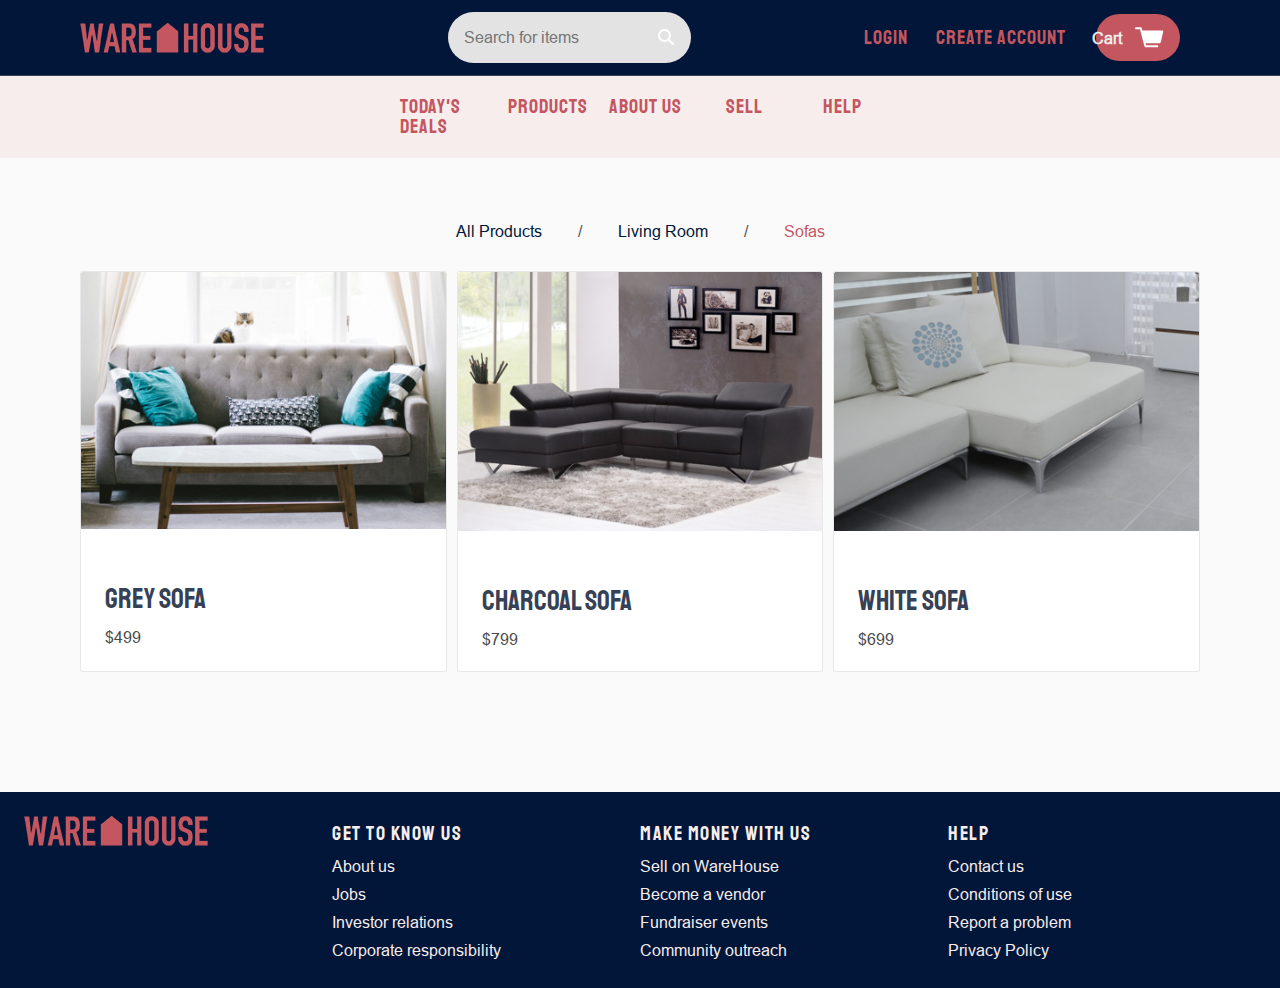
<file: ware-house-starting-code/ware-house-starting-code/sofas.html>
<!DOCTYPE html>
<html>
<head>
  <title>Living Room Sofas | WareHouse</title>
  <link rel="stylesheet" type="text/css" href="resources/css/reset.css">
  <link rel="stylesheet" type="text/css" href="resources/css/base.css">
  <link href="https://fonts.googleapis.com/css?family=PT+Serif:700" rel="stylesheet">
  <link href="https://fonts.googleapis.com/css?family=Staatliches" rel="stylesheet">
</head>
<body>
  <div class="container">

    <!-- Header -->

    <header>
      <div class="image-container">
        <a href="index.html" title="warehouse homepage"><img src="resources/img/warehouse-logo.png" alt="warehouse logo"></a>
      </div>
      <div class="search-bar">
        <input type="text" name="search" placeholder="Search for items">
        <a href="" class="icon" title="search"><img src="resources/img/search.svg"></a>
      </div>
      <div class="login">
        <a href="#">Login</a>
        <a href="#">Create Account</a>
      </div>
      <a href="cart.html" class="button cart" title="add to cart">Cart <img src="resources/img/cart.svg"></a>
    </header>
    <nav>
      <a href="deals.html">Today's Deals</a>
      <a href="products.html">Products</a>
      <a href="about.html">About Us</a>
      <a href="sell.html">Sell</a>
      <a href="#">Help</a>
    </nav>

    <!-- Sofas Section -->

    <main id="main" class="product-list-section">
      <ul class="breadcrumb">
        <li><a href="products.html">All Products</a></li>
        <li><a href="living.html">Living Room</a></li>
        <li>Sofas</li>
      </ul>

      <section class="product-list">
        <a href="#" class="product-item" title="grey sofa">
          <div class="image-container">
            <img src="resources/img/sofas/grey-sofa.jpg" alt="grey sofa">
          </div>
          <div class="description">
            <h3>Grey Sofa</h3>
            <span class="price">$499</span>
          </div>
        </a>

        <a href="#" class="product-item" title="charcoal sofa">
          <div class="image-container">
            <img src="resources/img/sofas/charcoal-sofa.jpg" alt="charcoal sofa">
          </div>
          <div class="description">
            <h3>Charcoal Sofa</h3>
            <span class="price">$799</span>
          </div>
        </a>

        <a href="#" class="product-item" title="white sofa">
          <div class="image-container">
            <img src="resources/img/sofas/white-sofa.jpg" alt="white sofa">
          </div>
          <div class="description">
            <h3>White Sofa</h3>
            <span class="price">$699</span>
          </div>
        </a>

      </main>
    </main>

    <!-- Footer -->

    <footer>
      <div class="links">
        <a href="index.html" title="Warehouse homepage">
        <img src="resources/img/warehouse-logo.png" alt="warehouse logo"></a>
      </div>
      <div class="links">
        <h4>Get to know us</h4>
        <a href="#">About us</a>
        <a href="jobs.html">Jobs</a>
        <a href="#">Investor relations</a>
        <a href="#">Corporate responsibility</a>
      </div>
      <div class="links">
        <h4>Make money with us</h4>
        <a href="sell.html">Sell on WareHouse</a>
        <a href="#">Become a vendor</a>
        <a href="#">Fundraiser events</a>
        <a href="#">Community outreach</a>
      </div>
      <div class="links">
        <h4>Help</h4>
        <a href="#">Contact us</a>
        <a href="#">Conditions of use</a>
        <a href="#">Report a problem</a>
        <a href="#">Privacy Policy</a>
      </div>
    </footer>
  </div>
</body>
</html>
</file>
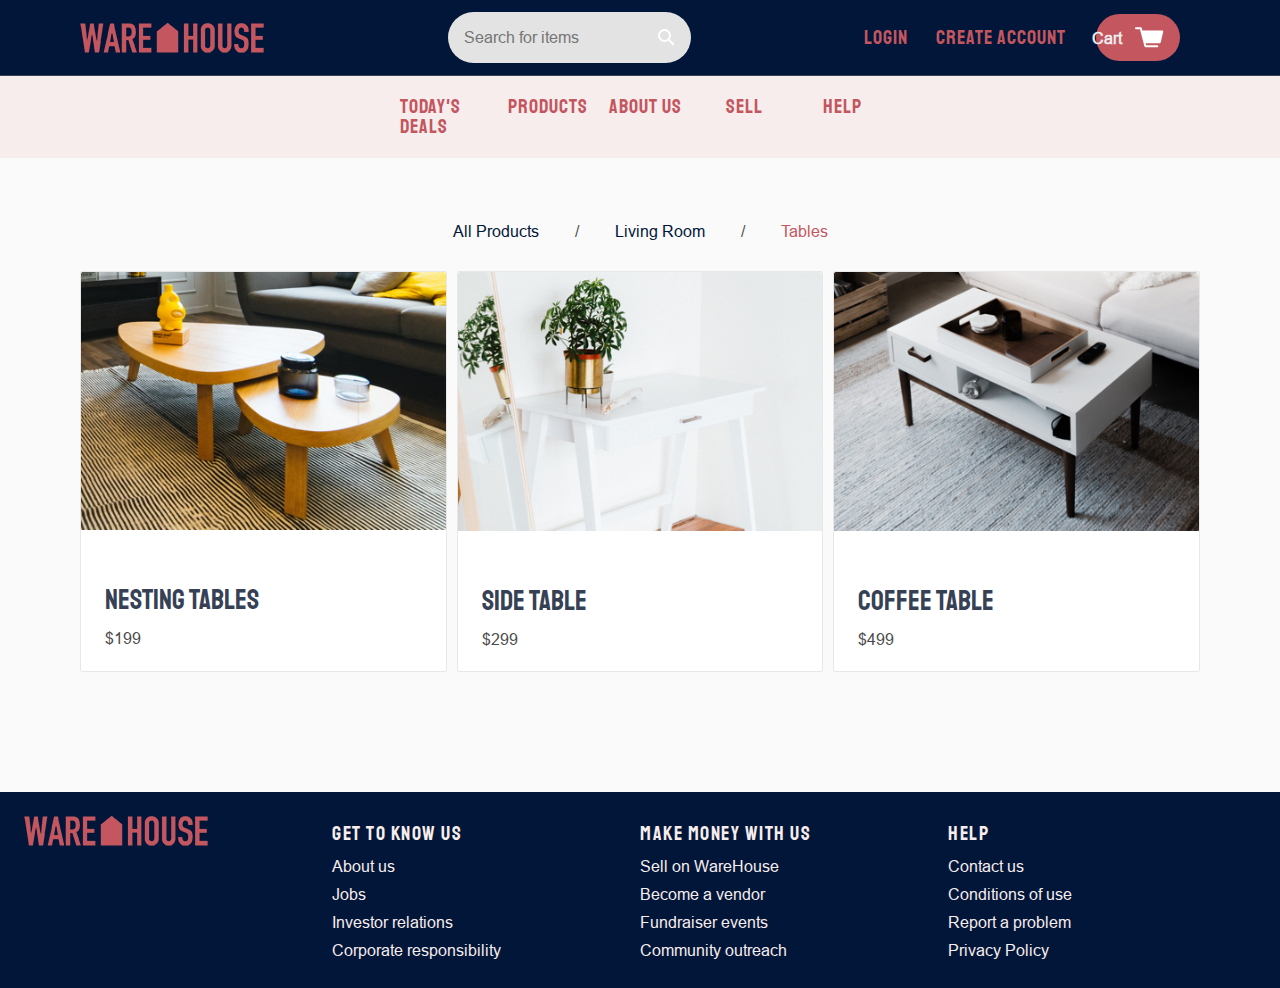
<file: ware-house-starting-code/ware-house-starting-code/tables.html>
<!DOCTYPE html>
<html>
<head>
  <title>Living Room Tables | Warehouse</title>
  <link rel="stylesheet" type="text/css" href="resources/css/reset.css">
  <link rel="stylesheet" type="text/css" href="resources/css/base.css">
  <link href="https://fonts.googleapis.com/css?family=PT+Serif:700" rel="stylesheet">
  <link href="https://fonts.googleapis.com/css?family=Staatliches" rel="stylesheet">
</head>
<body>
  <div class="container">

    <!-- Header -->

    <header>
      <div class="image-container">
        <a href="index.html" title="warehouse homepage"><img src="resources/img/warehouse-logo.png" alt="warehouse logo"></a>
      </div>
      <div class="search-bar">
        <input type="text" name="search" placeholder="Search for items">
        <a href="" class="icon" title="search"><img src="resources/img/search.svg"></a>
      </div>
      <div class="login">
        <a href="#">Login</a>
        <a href="#">Create Account</a>
      </div>
      <a href="cart.html" class="button cart" title="add to cart">Cart <img src="resources/img/cart.svg"></a>
    </header>
    <nav>
      <a href="deals.html">Today's Deals</a>
      <a href="products.html">Products</a>
      <a href="about.html">About Us</a>
      <a href="sell.html">Sell</a>
      <a href="#">Help</a>
    </nav>

    <!-- Tables Section -->

    <main id="main" class="product-list-section">
      <ul class="breadcrumb">
        <li><a href="products.html">All Products</a></li>
        <li><a href="living.html">Living Room</a></li>
        <li>Tables</li>
      </ul>

      <section class="product-list">
        <a href="#" class="product-item" title="nesting tables">
          <div class="image-container">
            <img src="resources/img/tables/nesting-tables.jpg" alt="nesting tables">
          </div>
          <div class="description">
            <h3>Nesting Tables</h3>
            <span class="price">$199</span>
          </div>
        </a>

        <a href="#" class="product-item" title="side table">
          <div class="image-container">
            <img src="resources/img/tables/side-table.jpg" alt="side table">
          </div>
          <div class="description">
            <h3>Side Table</h3>
            <span class="price">$299</span>
          </div>
        </a>

        <a href="#" class="product-item" title="coffee table">
          <div class="image-container">
            <img src="resources/img/tables/coffee-table.jpg" alt="coffee table">
          </div>
          <div class="description">
            <h3>Coffee Table</h3>
            <span class="price">$499</span>
          </div>
        </a>

      </section>
    </main>

    <!-- Footer -->

    <footer>
      <div class="links">
        <a href="index.html" title="Warehouse homepage">
        <img src="resources/img/warehouse-logo.png" alt="warehouse logo"></a>
      </div>
      <div class="links">
        <h4>Get to know us</h4>
        <a href="#">About us</a>
        <a href="jobs.html">Jobs</a>
        <a href="#">Investor relations</a>
        <a href="#">Corporate responsibility</a>
      </div>
      <div class="links">
        <h4>Make money with us</h4>
        <a href="sell.html">Sell on WareHouse</a>
        <a href="#">Become a vendor</a>
        <a href="#">Fundraiser events</a>
        <a href="#">Community outreach</a>
      </div>
      <div class="links">
        <h4>Help</h4>
        <a href="#">Contact us</a>
        <a href="#">Conditions of use</a>
        <a href="#">Report a problem</a>
        <a href="#">Privacy Policy</a>
      </div>
    </footer>
  </div>
</body>
</html>
</file>
<file: ware-house-starting-code/ware-house-starting-code/resources/css/base.css>
@font-face {
  font-family: 'Arial-MT' ;
  src: url('../fonts/ari.ttf') format('truetype');
}

/* Site-Wide Styles */

html {
  font-size: 16px;
  background-color: #f7eded;
}

body {
  font-family: 'Arial-MT', sans-serif;
  color: hsla(0, 0%, 29%, 1);
  background-color: #f7eded;
}

a {
  text-decoration: none;
  transition: .3s;
}

a:hover {
  color: #d37676;
}

h1,
h2,
h3,
h4 {
  font-family: 'Staatliches', 'Arial', cursive;
}

h1 {
  padding-top: 10rem;
  color: #f7eded;
  font-size: 48px;
  font-weight: bold;
  text-align: center;
  letter-spacing: 1.5;
}

h2 {
  font-size: 36px;
  color: #364156;
}

input,
textarea,
select
 {
  border-radius: 3px;
  background-color: hsla(0, 0%, 89%, 1);
  padding: 1rem;
}


/* Reusable Component - Button */

.button {
  border-radius: 30px;
  background-color: #c4565f;
  text-align: center;
  font-size: inherit;
  color: hsla(0, 0%, 93%, 1);
  transition: .25s;
  font-weight: bold;
}

.button:hover {

  background-color: #d37676;
  color: hsla(0, 0%, 93%, 1);
  font-weight: 800;
}

/* Reusable Component - Image Container */

.image-container {
  overflow: hidden;
}

.image-container img {
  display: block;
  max-width: 100%;
  height: auto;
}

/* Reusable Component - Product List */

.product-list-section {
  padding: 2rem 5rem 3.75rem 5rem;
}

.product-list {
  display: grid;
  grid-template-columns: repeat(3, 1fr);
  grid-gap: 10px;
  margin-bottom: 3.75rem;
}

.product-category {
  border-radius: 2px;
  background-color: hsla(0, 0%, 100%, 1);
  border: solid 1px hsla(0, 0%, 91%, 1);
}

.product-category .description-category {
  padding: 1.5rem;
  text-align: left;
}

.product-category h3 {
  margin-bottom: .75rem;
  color: hsla(0, 0%, 29%, 1);
}

.product-item {
  border-radius: 2px;
  background-color: hsla(0, 0%, 100%, 1);
  border: solid 1px hsla(0, 0%, 91%, 1);
}

.product-list-section img:hover {
  filter: brightness(50%);
}

.product-item .description {
  padding: 1.5rem;
  text-align: left;
}


.product-item h3 {
  margin-bottom: .75rem;
  color: hsla(0, 0%, 29%, 1);
  position: relative;
  display: block;
}

.product-item .price {
  color: hsla(0, 0%, 29%, 1);
}


/* Reusable Component - Form Field With Label */
.field {
  display: flex;
  flex-direction: column;
}

.field label {
  padding-bottom: .75rem;
}


/* Reusable Component - Navigation Breadcrumbs */
ul.breadcrumb {
    padding: 2rem 4rem;
    list-style: none;
    align-items: left;
    color: #c4565f;
}
ul.breadcrumb li {
    display: inline;
    font-size: inherit;
    align-items: left;
}
ul.breadcrumb li+li:before {
    padding: 2rem;
    color: hsla(0, 0%, 29%, 1);
    content: "/\00a0";
}
ul.breadcrumb li a {
    color: #011638;
    text-decoration: none;
}

ul.breadcrumb li a:hover {
    color: #c4565f;
    text-decoration: none;
}

@media only screen and (max-width: 1100px) {
  .product-list {
    grid-template-columns: repeat(2, 1fr);
  }
}

@media only screen and (max-width: 680px) {
  .product-list {
    grid-template-columns: 1fr;
  }
}


/* Site-Wide Grid */

.container {
  display: grid;
  grid-template-areas: 'header'
                       'nav'
                       'main'
                       'footer';
}


/* Header */

header {
  grid-area: header;
  display: grid;
  grid-template-columns: 23rem 3fr 5fr 1fr;
  align-items: center;
  padding: .75rem 5rem;
  font-size: inherit;
  background-color: #011638;

}

.search-bar {
  display: flex;
  border-radius: 33px 53px 33pzx 53px;
  width: 100%;
}

.search-bar input {
  flex-grow: 1;
  border-top-right-radius: 0;
  border-top-left-radius: 30px;
  border-bottom-right-radius: 0;
  border-bottom-left-radius: 30px;
}

.search-bar .icon {
  background-color: hsla(0, 0%, 89%, 1);
  border-radius: 0 53px 53px 0;
  padding: 1rem;
}

.search-bar .icon img {
  vertical-align: middle;
}

.login {
  justify-content: end;
  display: flex;
  align-items: center;
  padding: .875rem 1rem;
  border-radius: 54px;
}

.login a{
  justify-content: end;
  color: #c4565f;
  font-family: "Staatliches";
  font-size: 20px;
  letter-spacing: 1px;
  padding: 0px .875rem;
}

.login a:hover {
    text-decoration: underline;
  }

.login a:visited {
    color: #f78f8f;
  }

.cart {
  justify-content: end;
  display: flex;
  align-items: center;
  padding: .825rem 1rem;
  border-radius: 54px;
  width: 50%;
}

.cart img {
  padding-left: .825rem;
}

nav {
  display: grid;
  grid-template-columns: repeat(5, 1fr);
  justify-items: center;
  grid-area: nav;
  background-color: #f7eded;
  border-top: 1px solid #364156;
  padding: 1.313rem 24.25rem 1.313rem 25rem;
}

nav a {
  color: #c4565f;
  font-family: "Staatliches";
  font-size: 20px;
  letter-spacing: 1px;
}

nav a:hover {
  color: #f78f8f;
  text-decoration: underline;
}

nav a:visted {
  color: #f78f8f;
}

@media only screen and (max-width: 1100px) {
  header {
    grid-template-columns: 1fr;
    justify-items: center;
  }

  .cart {
    justify-self: auto;
  }
}

@media only screen and (max-width: 700px) {
  nav {
    grid-template-columns: 1fr;
  }
}

/* Main Section */

#main {
  grid-area: main;
  display: grid;
  justify-items: center;
  text-align: center;
  background-color: hsla(0, 0%, 98%, 1);
  border-top: 1px solid hsla(0, 0%, 98%, 1);
}

#main h2 {
  margin-top: 2rem;
  margin-bottom: 1rem;
  font-size: 36px;
  color: #364156;
}

#main h3 {
  margin-top: 2rem;
  margin-bottom: 1rem;
  font-size: 28px;
  color: #364156;
}

main h4 {
  margin-top: 2rem;
  margin-bottom: 1rem;
  font-size: 24px;
  color: #364156;
}

#main .button {
  box-sizing: border-box;
  width: 14.375rem;
  padding: .875rem 0;
}

/* Footer */

footer {
  grid-area: footer;
  display: grid;
  grid-template-columns: repeat(4, 1fr);
  padding: 1.5rem;
  background-color: #011638;
}

footer img {
  align-self: center;
  justify-self: center;
}

footer h4 {
  color: #f7eded;
  font-size: 20px;
  line-height: 36px;
  letter-spacing: 1.5px;
}

footer .links {
  display: grid;
  line-height: 28px;
}

footer a {
  color: #f7eded;
}

footer a:hover {
  color: #c4565f;
}

footer a:visited {
  color: #d37676;
}


@media only screen and (max-width: 810px) {
  footer {
    grid-template-columns: repeat(3, 1fr);
  }

  footer img {
    grid-column: 1 / span 3;
  }
}

@media only screen and (max-width: 490px) {
  footer {
    grid-template-columns: 1fr;
    justify-items: center;
    text-align: center;
  }

  footer img {
    grid-column: auto;
  }
}
</file>
<file: ware-house-starting-code/ware-house-starting-code/resources/css/index.css>
.hero {
  width: 100%;
  height: 21.75rem;
  margin-top: none;
  border-radius: none;
  background-image: url('../img/home/hero.png');
  background-repeat: no-repeat;
  background-size: cover;
  background-position: center;
  text-align: center;
  color: hsla(0, 0%, 100%, 1);
  z-index: 1;
}

.layer {
    width: 100%;
    height: 21.75rem;
    margin-top: none;
    border-radius: none;
    background-color: rgba(60, 60, 60, 0.4);
    background-size: cover;
    position: absolute;
    background-position: center;
}

.products {
  padding: 0 5rem 6rem 5rem;
}

.landing .product-list {
  grid-template-columns: repeat(4, 1fr);
}

.categories h3 {
  margin-bottom: 0;
}

.categories a:hover {
  filter: brightness(50%);
}

@media only screen and (max-width: 1020px) {
  .landing .product-list {
    grid-template-columns: repeat(3, 1fr);
  }
}


@media only screen and (max-width: 760px) {
  .landing .product-list {
    grid-template-columns: repeat(2, 1fr);
  }
}

@media only screen and (max-width: 565px) {
  .hero {
    padding-left: 0;
    text-align: center;
  }

  .hero h2 {
    padding-top: 7rem;
  }

  .hero p {
    width: 90%;
    margin: auto;
  }
}

@media only screen and (max-width: 470px) {
  .landing .product-list {
    grid-template-columns: 1fr;
  }
}
</file>
<file: ware-house-starting-code/ware-house-starting-code/resources/css/about.css>
/* About Page */

.about h1 {
  width: 100%;
  padding: 10.5rem 0;
  background-image: url('../img/hero.png');
  background-repeat: no-repeat;
  background-size: cover;
  background-position: center;
  font-size: 48px;
  letter-spacing: 5px;
  color: hsla(0, 100%, 100%, 1);
  font-family: 'Staatliches', cursive;
}

.information
{
  display: grid;
  grid-template-columns: repeat(7, 1fr);
  grid-column-gap: 5px;
}

.about .information {
  padding: 3.75rem 20% 6.75rem 20%;
  color: hsla(0, 0%, 29%, 1);
}


.about h3 {
  grid-column-start: 2;
  grid-column-end: 7;
  margin-bottom: 1rem;
  font-size: 30px;
  padding-bottom: 1.5rem;
}

.about p {
  grid-column-start: 2;
  grid-column-end: 7;
  padding-bottom: 1rem;
  font-size: inherit;
  line-height: 1.9;

}

.about .join {
  grid-column-start: 2;
  grid-column-end: 7;
  grid-row-start: 6;
  grid-row-end: 9;
  justify-content: center;
  padding: 1rem 20% 4rem 20%;
  margin-top: 2rem;
  border: solid 1px #e7e7e7;
  border-radius: 2px;
  background-color: hsla(0, 0%, 100%, 1);
}

.join a{
  border-style: solid;
  border-width: 5px 15px 5px 15px;
  border-color: #c4565f;
}

.join a:hover{
  border-style: solid;
  border-width: 5px 15px 5px 15px;
  border-color: #d37676;
}


@media only screen and (max-width: 735px) {
  .about h1 {
    font-size: 6rem;
  }
}

@media only screen and (max-width: 490px) {
  .about h1 {
    font-size: 4rem;
  }

  .about h3 {
    font-size: 1.25rem;
  }

  .about p {
    font-size: 1rem;
  }
}
</file>
<file: ware-house-starting-code/ware-house-starting-code/resources/css/cart.css>
#main {
  margin-left: 2rem;
  margin-right: 2rem;
}


.product-list-section {
  padding: 2rem 5rem 3.75rem 5rem;
}

.product-list-section h1 {
  font-size: 36px;
  color: #011638;
  padding: 1rem;
}

.description h3 {
  font-size: 24px;
  color: #364156;
}

.price {
  color: #364156;
  font-size: 18px;
  font-weight: 500;
}

.shopping-cart {
  display: grid;
  grid-template-columns: repeat(4, 1fr);
  grid-template-rows: repeat(3, 1fr);
  grid-column-gap: 3rem;
  border: 1px solid hsla(0, 0%, 85%, 1);
  padding: 0rem 1rem 0rem 1rem;
  background-color: hsla(0, 100%, 100%, 1);
}

.row {
  display: grid;
  grid-template-columns: repeat(3, 1fr);
  grid-column: 1/4;
  padding: 1.5rem 0rem 1.5rem 0rem;
  border-bottom: 1px solid hsla(0, 0%, 85%, 1);
  margin-left: 1.5rem;
}

#no-border {
  border-bottom: none;
}

input {
  width: 3rem;
  padding-left: 1rem;
}

.total {
  grid-column: 4;
  grid-row: 1/4;
  border-left: 1px solid hsla(0, 0%, 85%, 1);
  margin-top: 1.5rem;
  margin-bottom: 1.5rem;
  padding: 1rem 0rem;
}

.product-item h3 {
  margin-bottom: .75rem;
  color: hsla(0, 0%, 29%, 1);
}

.product-item .price {
  color: hsla(0, 0%, 29%, 1);
}

.description {
  margin: 1rem;
  text-align: left;
}

.quantity {
  padding: 1rem;
  margin-top: 1.5rem;
}

.total .description h3{
  float: left;
  padding-bottom: 2rem;
}
.total .description span{
  float: right;
  margin-top: 2.25rem;
}

#main .button {
  box-sizing: border-box;
  padding: 0.875rem 5rem;
  border-radius: 54px;
  margin-top: 1.5rem;
}

@media only screen and (max-width: 1020px) {
  .landing .product-list {
    grid-template-columns: repeat(3, 1fr);
  }
}


@media only screen and (max-width: 760px) {
  .landing .product-list {
    grid-template-columns: repeat(2, 1fr);
  }
}


@media only screen and (max-width: 470px) {
  .landing .product-list {
    grid-template-columns: 1fr;
  }
}
</file>
<file: ware-house-starting-code/ware-house-starting-code/resources/css/jobs.css>
#main {
  text-align: left;
  justify-items: auto;
}

#name {
    font-weight: 800;
}

.jobs {
  padding: 3.75rem 11.75rem 7.5625rem 11.75rem;
}

.jobs h3 {
  margin-bottom: 1rem;
  font-size: inherit;
}

.job a{
  color: #c4565f;
}

.job a:hover {
  color: #d37676;
  text-decoration: underline;
}

#main form {
  display: grid;
  grid-template-columns: repeat(2, 2fr) 1fr;
  align-items: flex-end;
  height: fit-content;
  padding: 1.14rem;
  margin: 1rem;
}

#main form .button {
  height: fit-content;
  padding: 1.14rem;
  margin-left: 1rem;
}

.job-list {
  border-top: solid 1px hsla(0, 0%, 59%, 1);
  display: grid;
  grid-template-areas: "job job job job";
  grid-template-columns: repeat(4 1fr);
}

.job {
  border-bottom: solid 1px hsla(0, 0%, 59%, 1);
  padding: 1rem;
  margin: 1rem;
}

.job h4 {
  padding-bottom: .5rem;
  font-size: 20px;
  line-height: 1.2;
}

#see-all-jobs {
  justify-self: center;
  margin-top: 3.6875rem;
}
</file>
<file: ware-house-starting-code/ware-house-starting-code/resources/css/sell.css>
#main {
  text-align: left;
  justify-items: auto;
}

.sell {
  padding: 3.75rem 11.75rem 18.75rem 11.75rem;
}

.sell h3 {
  margin-bottom: 1rem;
  font-size: 1rem;
}

.sell label{
  font-weight: bold;
}

form {
  display: grid;
  grid-template-areas: 'name name price quantity'
                       'description description description description'
                       '. . . submit';
  grid-template-columns: 2fr 1fr 1fr;
  font-size: inherit;
}

input {
  min-width: 100%;
  box-sizing: border-box;
  min-height: 1rem;
}

select {
  background-color: hsla(0, 0%, 100%, 1);
  min-width: 100%;
  font-size: inherit;
  box-sizing: border-box;
}

textarea {
  min-height: 12rem;
  font-size: inherit;
}

#name {
  grid-area: name;
  margin: 1rem;
}

#price {
  grid-area: price;
  margin: 1rem;
}

#quantity {
  grid-area: quantity;
  margin: 1rem;
}

#description {
  grid-area: description;
  margin: 1rem;
}

#submit {
  grid-area: submit;
}

@media only screen and (max-width: 1100px) {
  .sell {
    padding-left: 10%;
    padding-right: 10%;
  }
}

@media only screen and (max-width: 970px) {
  form {
    grid-template-areas: 'name name'
                         'price quantity'
                         'description description'
                         '. submit';
  }
}

@media only screen and (max-width: 660px) {
  form {
    grid-template-areas: 'name'
                         'price'
                         'quantity'
                         'description'
                         'submit';
  }

.name {

}
</file>
